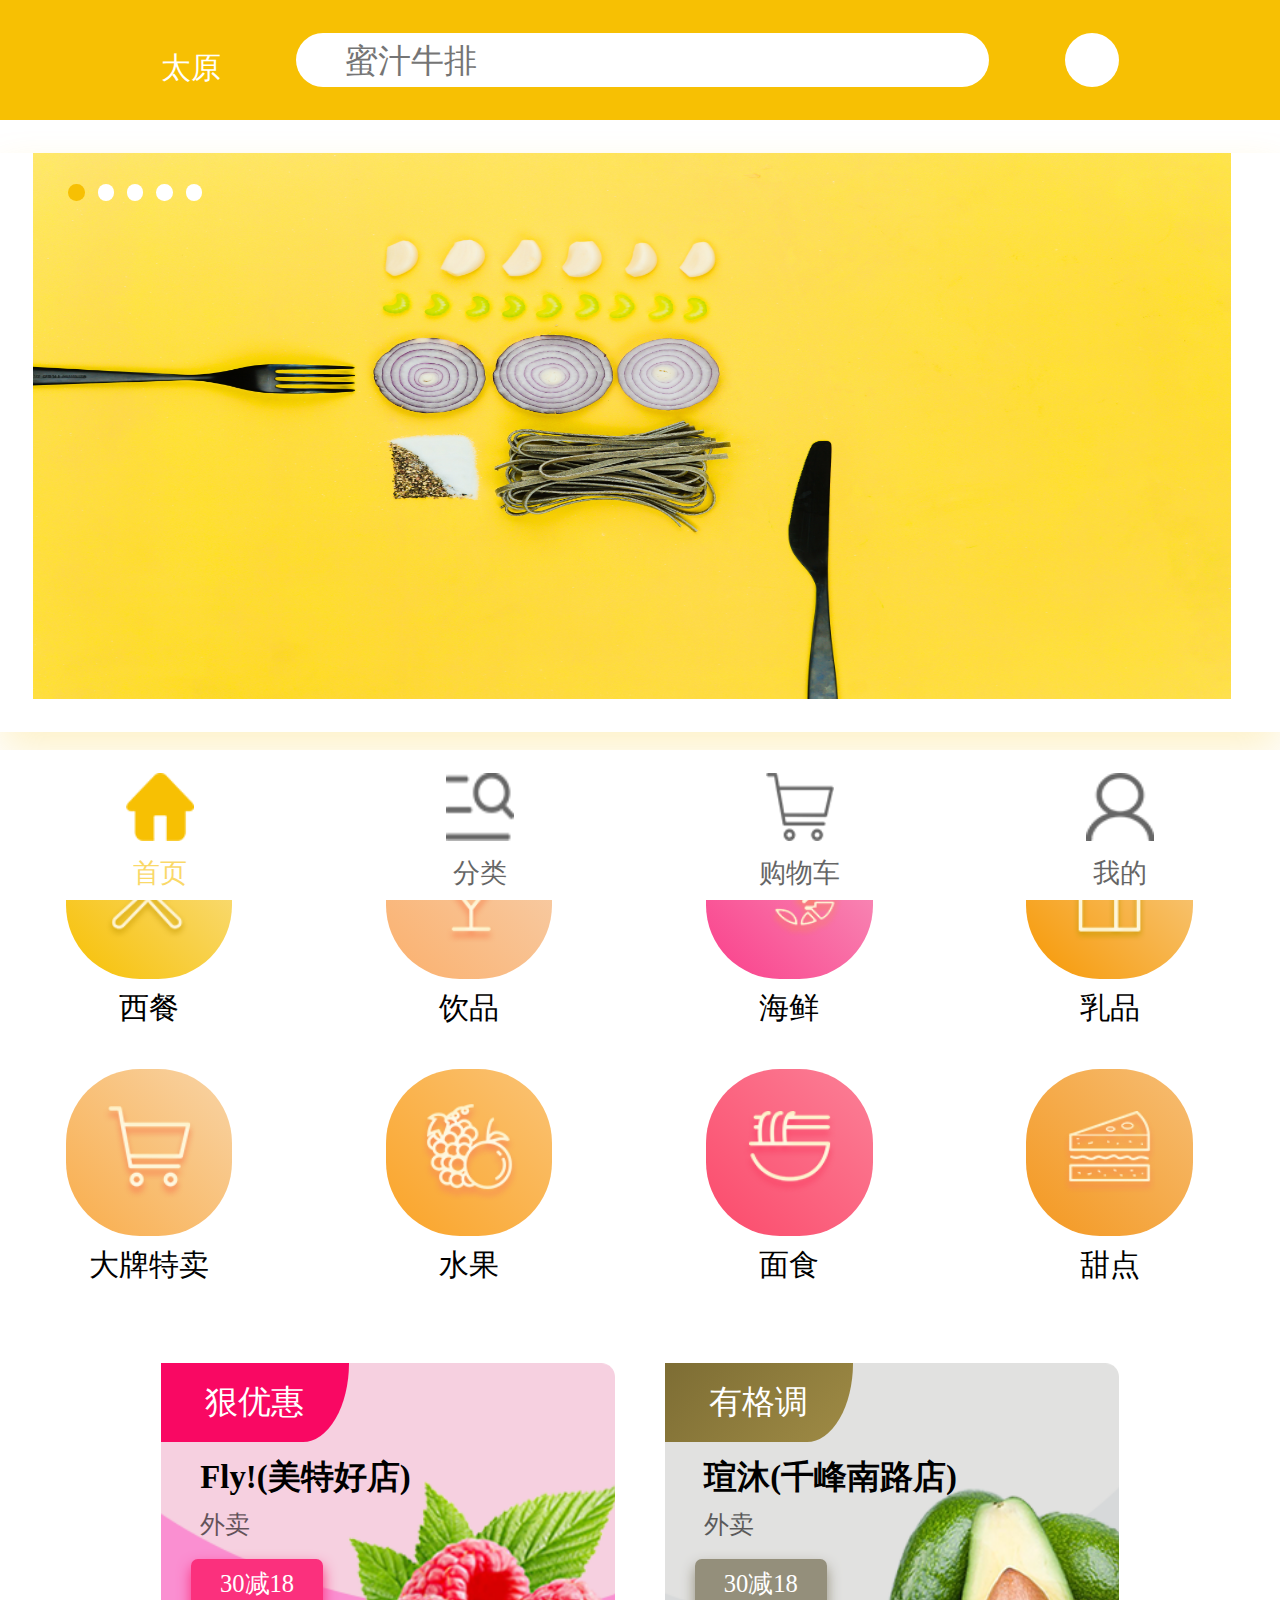
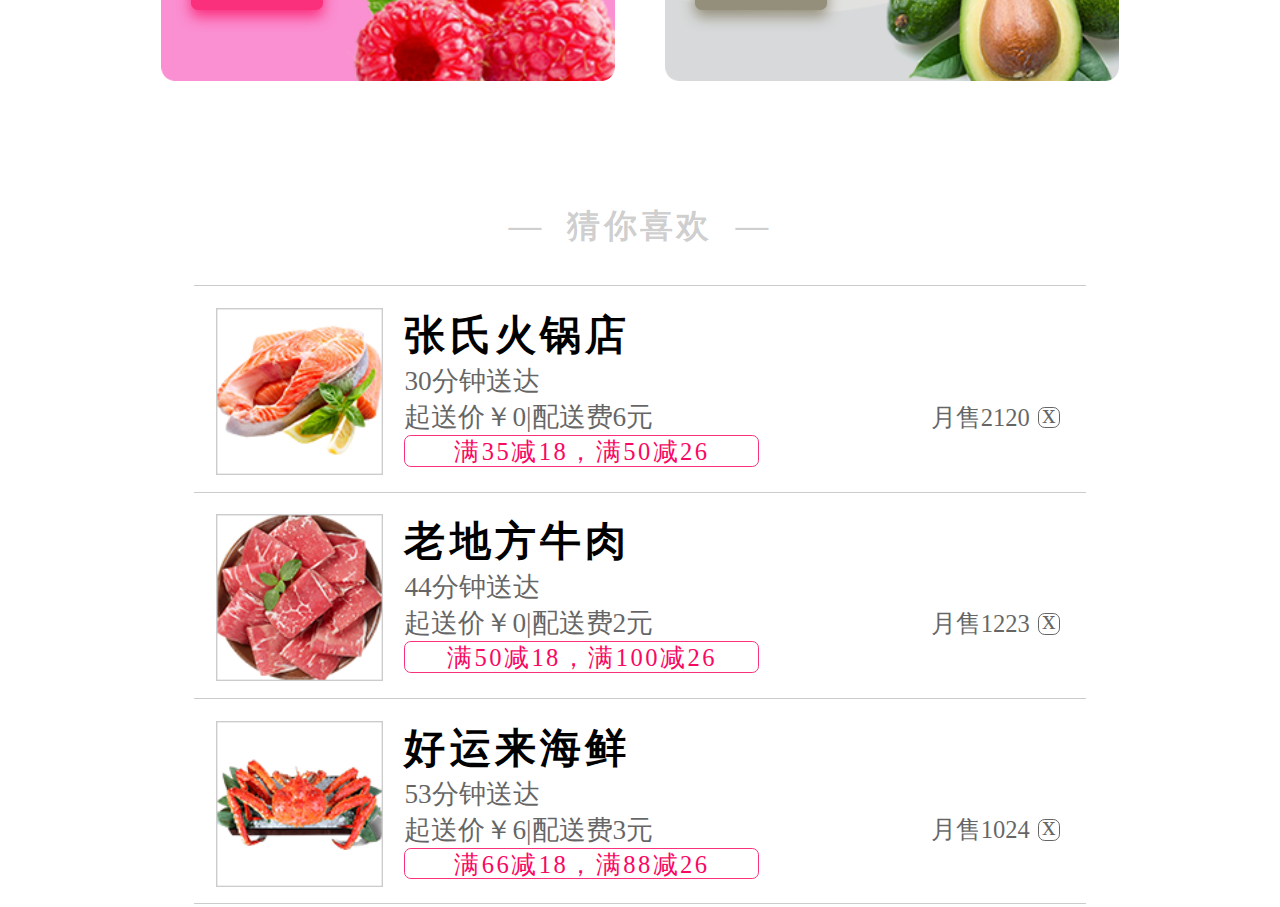
<file: index.html>
<!DOCTYPE html>
<html lang="en" xmlns="http://www.w3.org/1999/html">
<head>
    <meta charset="UTF-8">
    <meta name="viewport" content="width=device-width">
    <title>首页</title>
    <link rel="stylesheet" href="CSS/index.css">
    <link rel="stylesheet" href="CSS/basic.css">
    <link rel="stylesheet" href="http://at.alicdn.com/t/font_1030068_x5bh0s01bmp.css">
</head>
<body>
    <!--头部开始-->
    <header id="header">
        <div class="container">
            <div class="topBar">
                <div class="positionBox">
                    <i class="iconfont icon-dingwei"></i>
                    <span>太原</span>
                </div>
                <div class="searchBox">
                    <i class="iconfont icon-sousuo5"></i>
                    <input type="text" placeholder="蜜汁牛排">
                    <i class="iconfont icon-paizhao"></i>
                </div>
                <div class="scanBox">
                    <i class="iconfont icon-saoyisao"></i>
                </div>
            </div>
        </div>
    </header>
    <!--头部结束-->
    <!--轮播图开始-->
    <section id="banner">
        <ul class="bannerImg">
                <li class="imgBox active"><img src="images/black-pepper-bright-colors-940302.jpg" alt=""></li>
                <li class="imgBox"><img src="images/black-pepper-bright-colors-940302.jpg" alt=""></li>
                <li class="imgBox"><img src="images/black-pepper-bright-colors-940302.jpg" alt=""></li>
                <li class="imgBox"><img src="images/black-pepper-bright-colors-940302.jpg" alt=""></li>
                <li class="imgBox"><img src="images/black-pepper-bright-colors-940302.jpg" alt=""></li>
        </ul>
        <ul class="bannerDots">
            <li class="active"></li>
            <li></li>
            <li></li>
            <li></li>
            <li></li>
        </ul>
    </section>
    <!--轮播图结束-->
    <!--导航部分开始-->
    <nav id="navBox">
        <div class="listItem">
            <a href="#">
                <div class="item1">
                    <img src="images/canpinhui-xican.png" alt="" style="width:0.64rem;height:0.63rem;">
                </div>
                <p class="desc">西餐</p>
            </a>
            <a href="#">
                <div class="item2">
                    <img src="images/yinpin.png" alt="" style="width: 0.56rem;height: 0.7rem">
                </div>
                <p class="desc">饮品</p>
            </a>
            <a href="#">
                <div class="item3">
                    <img src="images/shengxian-xialei.png" alt="" style="width: 0.77rem;height: 0.61rem">
                </div>
                <p class="desc">海鲜</p>
            </a>
            <a href="#" class="margin-right-0">
                <div class="item4">
                    <img src="images/niunairupin.png" alt="" style="width: 0.54rem;height: 0.66rem">
                </div>
                <p class="desc">乳品</p>
            </a>
            <a href="#">
                <div class="item5">
                    <img src="images/gouwuche.png" alt="" style="width: 0.69rem;height: 0.68rem">
                </div>
                <p class="desc">大牌特卖</p>
            </a>
            <a href="#">
                <div class="item6">
                    <img src="images/shuiguo.png" alt="" style="width: 0.71rem;height: 0.71rem">
                </div>
                <p class="desc">水果</p>
            </a>
            <a href="#">
                <div class="item7">
                    <img src="images/zhongcan.png" alt="" style="width: 0.68rem;height: 0.6rem">
                </div>
                <p class="desc">面食</p>
            </a>
            <a href="#" class="margin-right-0" >
                <div class="item8">
                    <img src="images/shiwu-66.png" alt="" style="width: 0.68rem;height: 0.6rem;">
                </div>
                <p class="desc">甜点</p>
            </a>
        </div>
    </nav>
    <!--导航部分结束-->
    <!--推荐部分开始-->
    <section id="recommendBox">
        <div id="recommendContent">
            <a href="store1.html" class="contentLeft">
                <div class="headerContent ">
                    狠优惠
                </div>
                <h3 class="margin-left-029">Fly!(美特好店)</h3>
                <p class="price margin-left-029">外卖</p>
                <div class="btn">
                    30减18
                </div>
            </a>
            <a href="#" class="contentRight">
                <div class="headerContent bgColor">
                    有格调
                </div>
                <h3 class="margin-left-029">瑄沐(千峰南路店)</h3>
                <p class="price margin-left-029">外卖</p>
                <div class="btn btnColor">
                    30减18
                </div>
            </a>
        </div>
    </section>
    <!--推荐部分结束-->
    <!--猜你喜欢开始-->
    <main id="loveBox">
        <div id="mainLove">
            <h3>—&nbsp; 猜你喜欢 &nbsp;—</h3>
            <div class="loveContent">
                <a href="">
                    <img src="images/313e87e9d3078866c3d8a4bd377c6e7b9ef0cf74d7e08-XGA6I3_fw658.png" alt="" style="width:1.22rem;height:1.22rem;" class="imgLove">
                </a>
                <div class="loveTxt">
                    <h2>张氏火锅店</h2>
                    <p class="txt">30分钟送达</p>
                    <p class="txt">起送价￥0|配送费6元</p>
                    <div class="footerLove">
                        满35减18，满50减26
                    </div>
                </div>
                <p class="txt rightTxt" style="font-size:0.18rem;letter-spacing:0;"> 月售2120</p>
                    <div class="borderBad txt">x</div>
            </div>
            <div class="loveContent">
                <a href="">
                    <img src="images/9c24515b0ccab55c4bdd292615de3d000d7331f7b6dee-6k1pXC_fw658.png" alt="" style="width:1.22rem;height:1.22rem;" class="imgLove">
                </a>
                <div class="loveTxt">
                    <h2>老地方牛肉</h2>
                    <p class="txt">44分钟送达</p>
                    <p class="txt">起送价￥0|配送费2元</p>
                    <div class="footerLove">
                        满50减18，满100减26
                    </div>
                </div>
                <p class="txt rightTxt" style="font-size:0.18rem;letter-spacing:0;">月售1223</p>
                <div class="borderBad txt">x</div>
            </div>
            <div href="#" class="loveContent" style="border-bottom:1px solid rgba(0,0,0,0.2);">
                <a href="">
                    <img src="images/5fc0322215ffc1c5086cff4f9336e2e567ac440a2351b-5kTJwC_fw658.png" alt="" style="width:1.22rem;height:1.22rem;" class="imgLove">
                </a>
                <div class="loveTxt">
                    <h2>好运来海鲜</h2>
                    <p class="txt">53分钟送达</p>
                    <p class="txt">起送价￥6|配送费3元</p>
                    <div class="footerLove">
                        满66减18，满88减26
                    </div>
                </div>
                <p class="txt rightTxt" style="font-size:0.18rem;letter-spacing:0;"> 月售1024</p>
                <div class="borderBad txt">x</div>
            </div>
        </div>
    </main>
    <!--猜你喜欢结束-->
    <!--底部栏开始-->
    <footer id="footer">
        <ul>
            <li>
                <a href="#" class="active">
                    <img src="images/shouye.png" alt="" style="width: 0.5rem;height:0.5rem;">
                    <p class="txt">首页</p>
                </a>
            </li>
            <li>
                <a href="#">
                    <img src="images/fenlei.png" alt="" style="width: 0.5rem;height:0.5rem;">
                    <p class="txt">分类</p>
                </a>
            </li>
            <li>
                <a href="#">
                    <img src="images/gouwuche2.png" alt="" style="width: 0.5rem;height:0.5rem;">
                    <p class="txt">购物车</p>
                </a>
            </li>
            <li>
                <a href="me.html">
                    <img src="images/zhanghao.png" alt="" style="width: 0.5rem;height:0.5rem;">
                    <p class="txt">我的</p>
                </a>
            </li>
        </ul>
    </footer>
    <!--底部栏结束-->
</body>
</html>
</file>
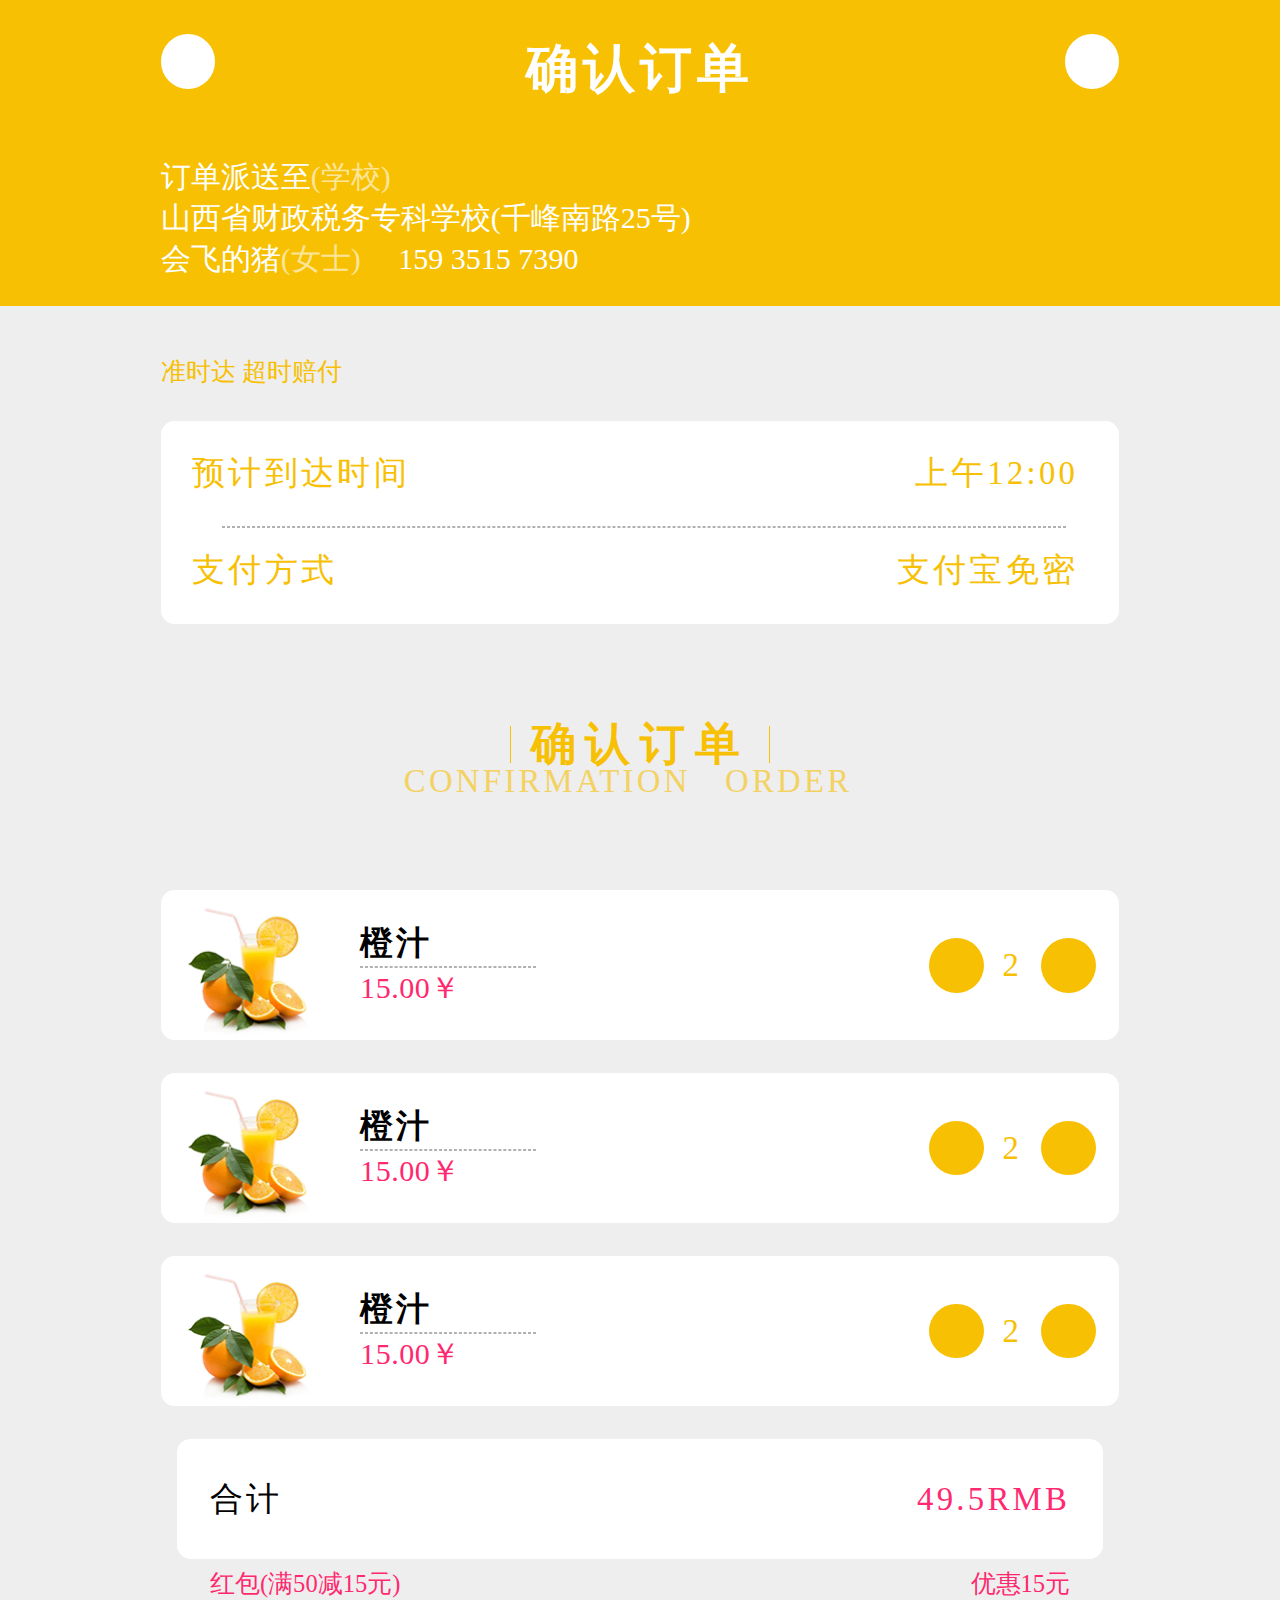
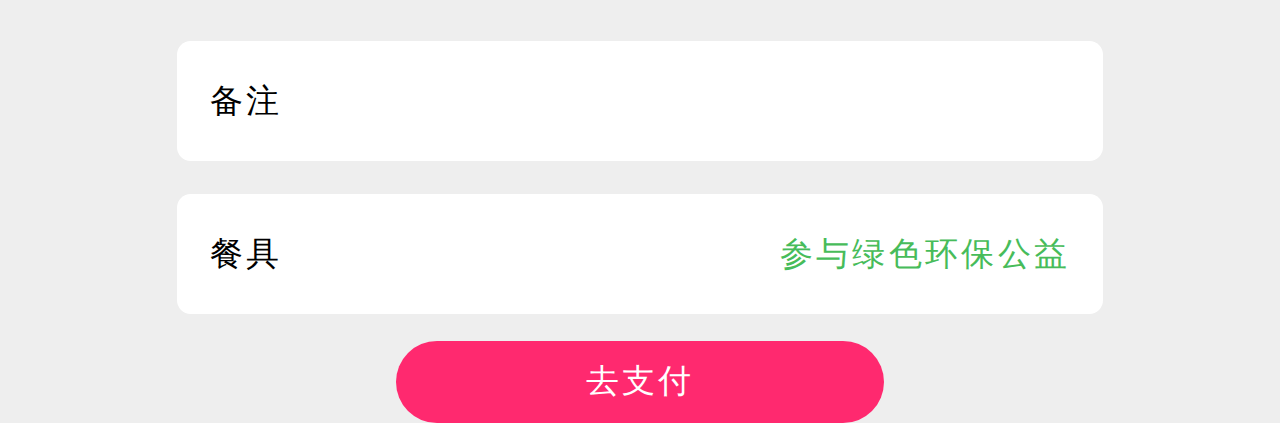
<file: checkOrder.html>
<!DOCTYPE html>
<html lang="en">
<head>
    <meta charset="UTF-8">
    <meta name="viewport" content="width=device-width">
    <title>确认订单</title>
    <link rel="stylesheet" href="CSS/checkOrder.css">
    <link rel="stylesheet" href="CSS/basic.css">
    <link rel="stylesheet" href="http://at.alicdn.com/t/font_1030068_n2zyd0cfrmc.css">
</head>
<body>
    <!--头部开始-->
    <header id="header">
        <div class="container topBar">
            <a href="store1.html" class="circle topLeft" >
                <i class="iconfont icon-xiangzuo"></i>
            </a>
            <h2>确认订单</h2>
            <a href="#" class="circle topRight">
                <i class="iconfont icon-fenxiang"></i>
            </a>
        </div>
        <div class="container topTxt">
            <p>订单派送至<span style="color:rgba(255,255,255,0.6);">(学校)</span></p>
            <p>山西省财政税务专科学校(千峰南路25号)</p>
            <p>会飞的猪<span style="color: rgba(255,255,255,0.6)">(女士)</span> &nbsp;&nbsp;&nbsp;
                <span>
            <i class="iconfont icon-shouji"></i>
                159 3515 7390
            </span>
            </p>
        </div>
    </header>
    <!--头部结束-->
    <!--内容盒子部分开始-->
    <div id="box">
        <!--支付方式开始-->
        <div id="boxSelect">
            <p class="marginBottom">
                <i class="iconfont "></i>
                准时达 超时赔付
            </p>
            <div class="container boxContent">
                <p class="desc contentLeft">
                    预计到达时间
                </p>
                <a href="#">
                    <p class="desc contentRight">
                        上午12:00
                        <i class="iconfont icon-xiangxia"></i>
                    </p>
                </a>
                <hr>
                <p class="desc contentLeft">
                    支付方式
                </p>
                <a href="#">
                    <p class="desc contentRight">
                        支付宝免密
                        <i class="iconfont icon-xiangxia"></i>
                    </p>
                </a>
            </div>
        </div>
        <!--支付方式结束-->
        <!--确认订单开始-->
        <div id="Title">
            <div class="txtTitle">
                <h3>确认订单</h3>
            </div>
            <p class="desc">CONFIRMATION &nbsp;&nbsp;ORDER</p>
        </div>
        <!--确认订单结束-->
        <!--信息确认开始-->
        <main class="container main">
            <figure class="mainBox">
                <img src="images/16pic_1351166_b.png" alt="" style="width: 0.94rem;height:1.06rem;">
                <figcaption>
                    <h3 class="desc" style="color:#000;">橙汁</h3>
                    <hr>
                    <p class="price">
                        15.00￥
                    </p>
                </figcaption>
                <div class="mainBoxRight">
                    <div class="minCircle">
                        <i class="iconfont icon-jianhao">

                        </i>
                    </div>
                    <span class="desc">2</span>
                    <div class="minCircle">
                        <i class="iconfont icon-jia">

                        </i>
                    </div>
                </div>
            </figure>
            <figure class="mainBox">
                <img src="images/16pic_1351166_b.png" alt="" style="width: 0.94rem;height:1.06rem;">
                <figcaption>
                    <h3 class="desc" style="color:#000;">橙汁</h3>
                    <hr>
                    <p class="price">
                        15.00￥
                    </p>
                </figcaption>
                <div class="mainBoxRight">
                    <div class="minCircle">
                        <i class="iconfont icon-jianhao">

                        </i>
                    </div>
                    <span class="desc">2</span>
                    <div class="minCircle">
                        <i class="iconfont icon-jia">

                        </i>
                    </div>
                </div>
            </figure>
            <figure class="mainBox">
                <img src="images/16pic_1351166_b.png" alt="" style="width: 0.94rem;height:1.06rem;">
                <figcaption>
                    <h3 class="desc" style="color:#000;">橙汁</h3>
                    <hr>
                    <p class="price">
                        15.00￥
                    </p>
                </figcaption>
                <div class="mainBoxRight">
                    <div class="minCircle">
                        <i class="iconfont icon-jianhao">

                        </i>
                    </div>
                    <span class="desc">2</span>
                    <div class="minCircle">
                        <i class="iconfont icon-jia">

                        </i>
                    </div>
                </div>
            </figure>
        </main>
        <!--信息确认结束-->
        <!--选择备注开始-->
        <section id="section">
            <div class="sectionBox">
                <div class="contentBox sectionBoxContent">
                    <p class="desc" style="color:#000;">合计</p>
                    <p class="desc" style="color:#ff296f;">49.5RMB</p>
                </div>
            </div>
            <div class="contentBox sectionBoxTxt">
                <p>红包(满50减15元)</p>
                <p>优惠15元</p>
            </div>
            <div class="sectionBox">
                <div class="contentBox sectionBoxContent">
                    <p class="desc" style="color:#000;">备注</p>
                    <p class="desc" style="color:#000;">
                        <i class="iconfont icon-xiangxia"></i>
                    </p>
                </div>
            </div>
            <div class="sectionBox">
                <div class="contentBox sectionBoxContent">
                    <p class="desc" style="color:#000;">餐具</p>
                    <p class="desc" style="color:#47bc5a;">参与绿色环保公益</p>
                </div>
            </div>
        </section>
        <!--选择备注结束-->
        <!--去支付按钮开始-->
        <footer id="footer">
            <a href="pay1.html" class="desc">
                去支付
            </a>
        </footer>
        <!--去支付按钮结束-->
    </div>
    <!--内容盒子部分结束-->
</body>
</html>
</file>
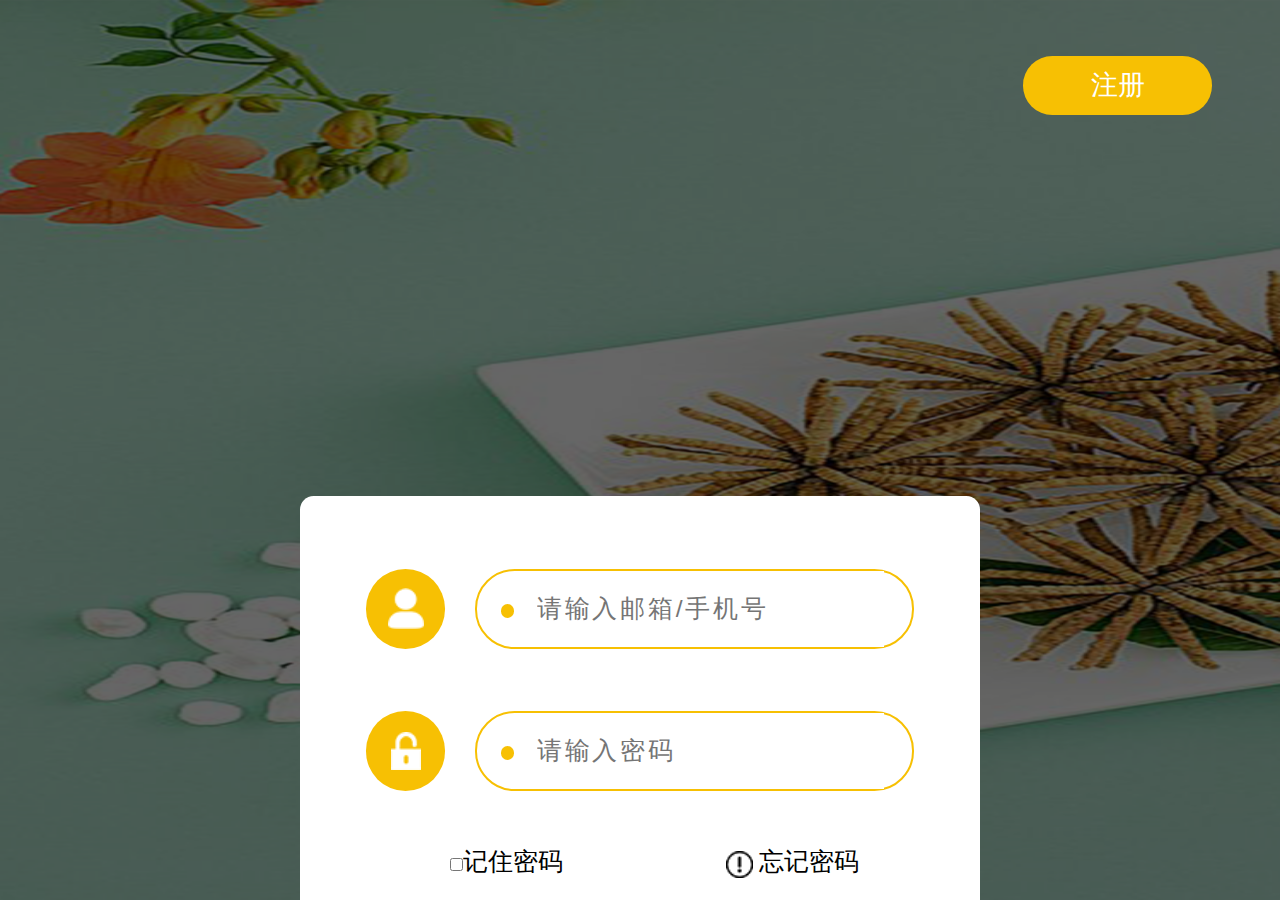
<file: login1.html>
<!DOCTYPE html>
<html lang="en">
<head>
    <meta name="viewport" content="width=device-width">
    <meta charset="UTF-8">
    <title>登录1</title>
    <link rel="stylesheet" href="CSS/login1.css">
    <link rel="stylesheet" href="CSS/basic.css">
</head>
<body>
<div id="bg">
    <div id="bg_color">
        <!--注册按钮开始-->
        <a href="revert1.html" class="btn_revert desc">
            注册
        </a>
        <!--注册按钮结束-->
        <!--登录部分开始-->
        <div class="login_bg1">

        </div>
        <div class="login_bg2">

        </div>
        <div class="login_content">
            <div class="login_content_box login_content_user">
                <div class="login_circle">
                    <img src="images/zhanghao2.png" alt="" style="width: 0.26rem;height: 0.3rem;">
                </div>
                <div class="login_content_user-psw">
                    <div class="min_circle">

                    </div>
                    <input type="text" name="user" placeholder="请输入邮箱/手机号">
                </div>
            </div>
            <div class="login_content_box login_content_psw">
                <div class="login_circle">
                    <img src="images/mima.png" alt="" style="width: 0.22rem;height: 0.28rem;">
                </div>
                <div class="login_content_user-psw">
                    <div class="min_circle">
                    </div>
                    <input type="password" name="password" placeholder="请输入密码">
                </div>
            </div>
            <div class="login_content_footer">
                <div class="login_content_footer-box price">
                    <form action="">
                        <input type="checkbox" name="password" style="vertical-align: middle">记住密码
                    </form>
                </div>
                <a href="#" class="login_content_footer-box price">
                    <img src="images/tanhao-copy.png" alt="" style="width: 0.2rem;height: 0.2rem;vertical-align: middle">
                    忘记密码
                </a>
            </div>
            <a href="index.html" class="btn_login desc">
                登录
            </a>
        </div>
        <!--登录部分结束-->
        <!--第三方链接开始-->
        <footer id="footer">
            <a href="#" class="circle"><img src="images/qq.png" alt="qq" style="width:0.52rem;height:0.56rem;"></a>
            <a href="#" class="circle"><img src="images/weixin.png" alt="微信" style="width:0.67rem;height:0.55rem;"></a>
            <a href="#" class="circle"><img src="images/zhifubao1.png" alt="支付宝" style="width:0.61rem;height:0.46rem;"></a>
        </footer>
        <!--第三方链接结束-->
    </div>
</div>
</body>
</html>
</file>
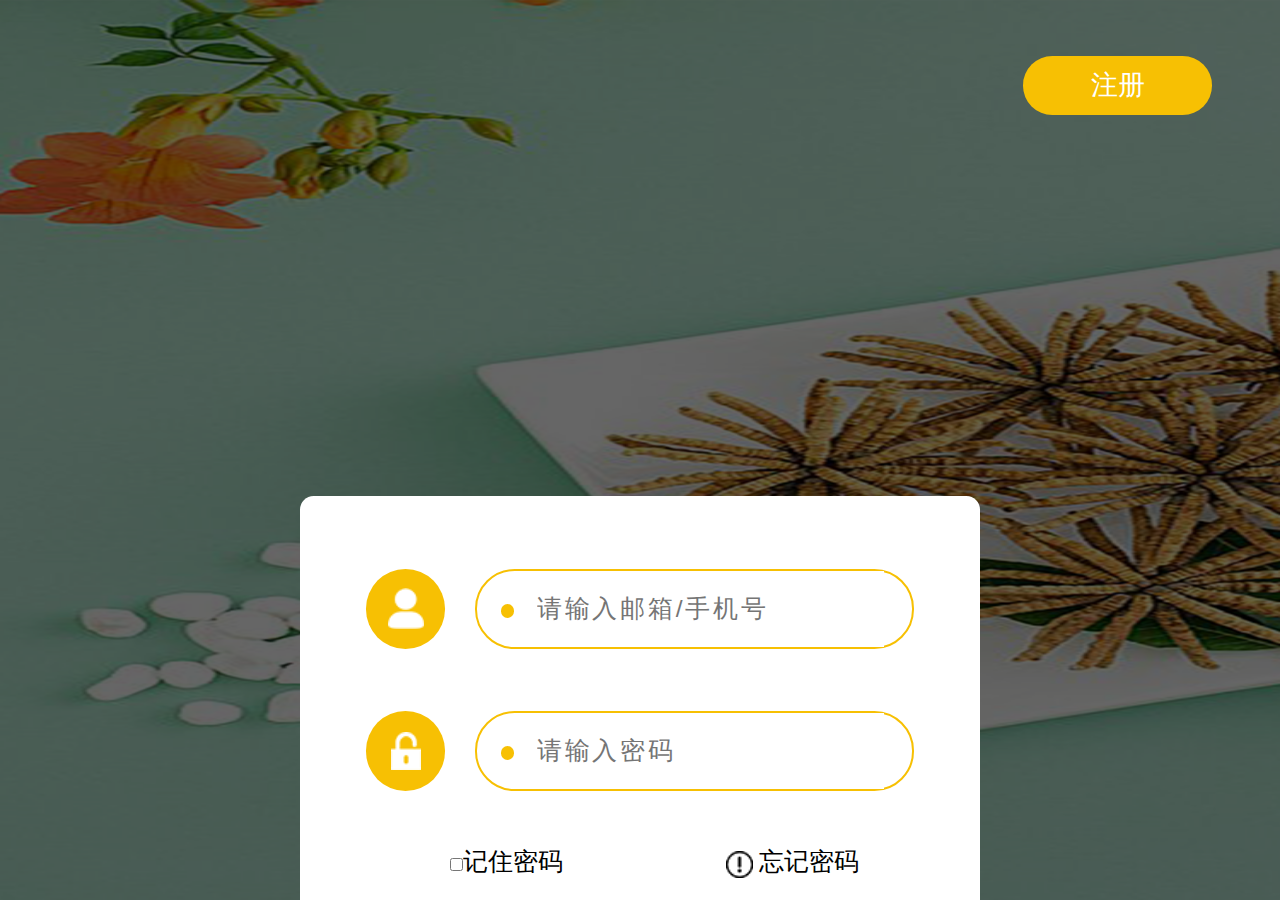
<file: login2.html>
<!doctype html>
<html lang="en">
<head>
    <meta charset="UTF-8">
    <meta name="viewport"
          content="width=device-width, user-scalable=no, initial-scale=1.0, maximum-scale=1.0, minimum-scale=1.0">
    <meta http-equiv="X-UA-Compatible" content="ie=edge">
    <title>登录2</title>
    <link rel="stylesheet" href="CSS/login1.css">
    <link rel="stylesheet" href="CSS/basic.css">
</head>
<body>
<div id="bg">
    <div id="bg_color">
        <!--注册按钮开始-->
        <a href="#" class="btn_revert desc">
            注册
        </a>
        <!--注册按钮结束-->
        <!--登录部分开始-->
        <div class="login_bg1">

        </div>
        <div class="login_bg2">

        </div>
        <div class="login_content">
            <div class="login_content_box login_content_user">
                <div class="login_circle">
                    <img src="images/zhanghao2.png" alt="" style="width: 0.26rem;height: 0.3rem;">
                </div>
                <div class="login_content_user-psw">
                    <div class="min_circle">

                    </div>
                    <input type="text" name="user" placeholder="请输入邮箱/手机号">
                </div>
            </div>
            <div class="login_content_box login_content_psw">
                <div class="login_circle">
                    <img src="images/mima.png" alt="" style="width: 0.22rem;height: 0.28rem;">
                </div>
                <div class="login_content_user-psw">
                    <div class="min_circle">
                    </div>
                    <input type="password" name="password" placeholder="请输入密码">
                </div>
            </div>
            <div class="login_content_footer">
                <div class="login_content_footer-box price">
                    <form action="">
                        <input type="checkbox" name="password" style="vertical-align: middle">记住密码
                    </form>
                </div>
                <a href="#" class="login_content_footer-box price">
                    <img src="images/tanhao-copy.png" alt="" style="width: 0.2rem;height: 0.2rem;vertical-align: middle">
                    忘记密码
                </a>
            </div>
            <a href="index.html" class="btn_login desc active">
                登录
            </a>
        </div>
        <!--登录部分结束-->
        <!--第三方链接开始-->
        <footer id="footer">
            <a href="#" class="circle"><img src="images/qq.png" alt="qq" style="width:0.52rem;height:0.56rem;"></a>
            <a href="#" class="circle"><img src="images/weixin.png" alt="微信" style="width:0.67rem;height:0.55rem;"></a>
            <a href="#" class="circle"><img src="images/zhifubao1.png" alt="支付宝" style="width:0.61rem;height:0.46rem;"></a>
        </footer>
        <!--第三方链接结束-->
    </div>
</div>
</body>
</html>
</file>
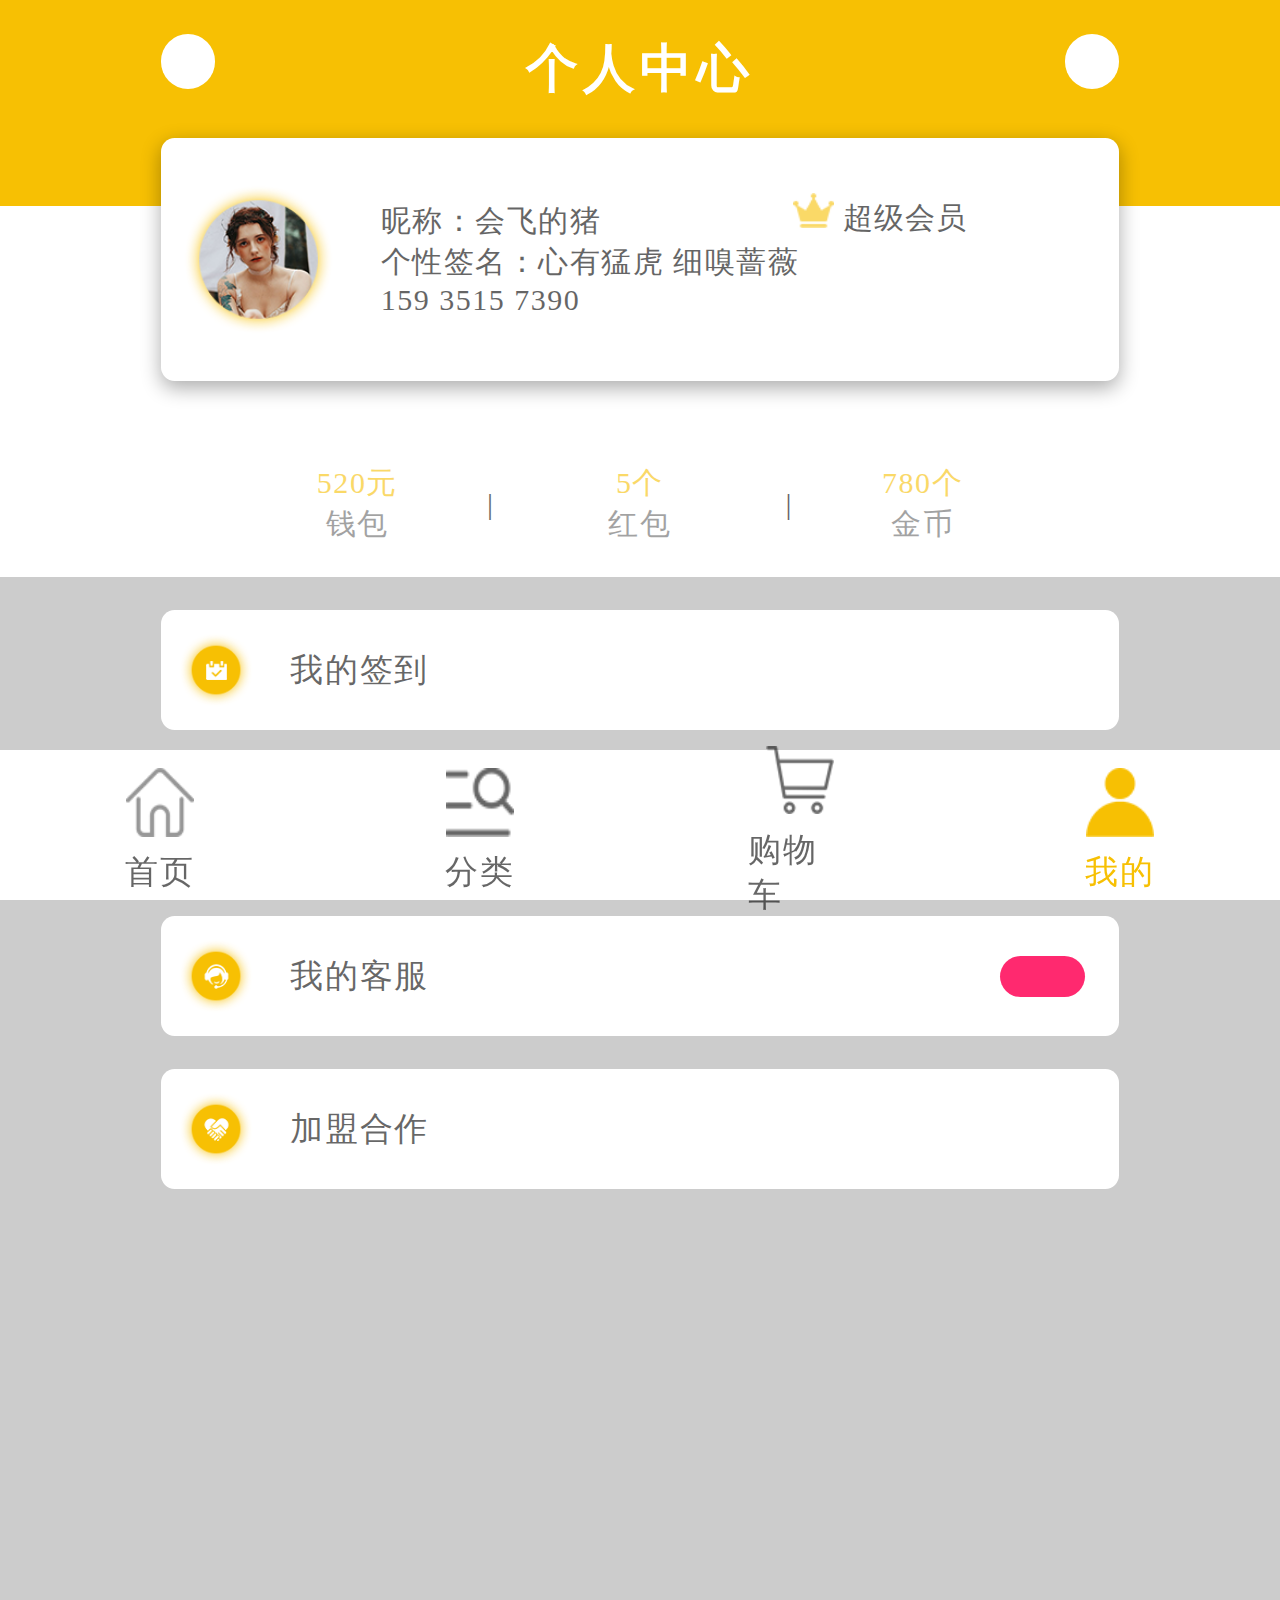
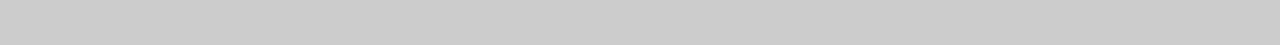
<file: me.html>
<!DOCTYPE html>
<html lang="en">
<head>
    <meta charset="UTF-8">
    <meta name="viewport" content="width=device-width">
    <title>个人中心</title>
    <link rel="stylesheet" href="CSS/me.css">
    <link rel="stylesheet" href="CSS/basic.css">
    <link rel="stylesheet" href="http://at.alicdn.com/t/font_1030068_x5bh0s01bmp.css">
</head>
<body>
<!--头部开始-->
    <header id="header">
        <div class="container topBar">
            <a href="#" class="circle topLeft" >
                <i class="iconfont icon-shezhi"></i>
            </a>
            <h2>个人中心</h2>
            <a href="#" class="circle topRight">
                <i class="iconfont icon-gengduo"></i>
            </a>
        </div>
    </header>
<!--头部结束-->
<!--个人信息开始-->
    <section id="myInfo">
        <a class="container infoBox">
            <p class="price positionRight">
                <img src="images/huiyuan4.png" alt="" style="width:0.3rem;height:0.26rem;">
                超级会员
            </p>
            <figure id="figure">
                <img src="images/688e58315375d7d884b58c6b1154e9dff4a0e7539a446-4RF7Vl_fw658.png" alt="" style="width: 1.09rem;height:1.09rem;">
                <figcaption>
                    <p class="desc">昵称：会飞的猪</p>
                    <p class="desc">个性签名：心有猛虎 细嗅蔷薇</p>
                    <p class="desc">
                        <i class="iconfont icon-shouji"></i>
                        159 3515 7390
                    </p>
                </figcaption>
            </figure>
        </a>
    </section>
<!--个人信息结束-->
<!--金钱部分开始-->
    <article id="article">
        <ul class="moneyBox">
            <li  class="desc">
                <a href="#" style="padding-right: 0.5rem;">
                    <p class="moneyColorHuang">520元</p>
                    <p class="desc">钱包</p>
                </a>
                <span class="solid">|</span>
            </li>
            <li  class="desc">
                <a href="#">
                    <p class="moneyColorHuang">5个</p>
                    <p class="desc">红包</p>
                </a>
            </li>
            <li  class="desc">
                <span class="solid">|</span>
                <a href="#" style="padding-left: 0.5rem;">
                    <p class="moneyColorHuang">780个</p>
                    <p class="desc">金币</p>
                </a>
            </li>
        </ul>
    </article>
<!--金钱部分结束-->
<!--主体内容部分开始-->
    <main id="main">
        <div class="container mainBox">
            <a href="#">
                <figure>
                    <img src="images/qiandao.png" alt="">
                    <figcaption>
                        <p class="txt">我的签到</p>
                    </figcaption>
                </figure>
            </a>
            <a href="#">
                <figure>
                    <img src="images/dizhi.png" alt="">
                    <figcaption>
                        <p class="txt">我的地址</p>
                    </figcaption>
                </figure>
                <div class="info price">
                    3
                </div>
            </a>
            <a href="#">
                <figure>
                    <img src="images/kefu.png" alt="">
                    <figcaption>
                        <p class="txt">我的客服</p>
                    </figcaption>
                </figure>
                <div class="info price">
                    <i class="iconfont icon-xiangyou"></i>
                </div>
            </a>
            <a href="#" style="margin-bottom: 0;">
                <figure>
                    <img src="images/jiameng.png" alt="">
                    <figcaption>
                        <p class="txt">加盟合作</p>
                    </figcaption>
                </figure>
            </a>
        </div>
    </main>
<!--主体内容部分结束-->
<!--底部开始-->
    <footer id="footer">
    <ul>
        <li>
            <a href="index.html">
                <img src="images/ziyuan.png" alt="" style="width: 0.5rem;height:0.5rem;">
                <p class="txt">首页</p>
            </a>
        </li>
        <li>
            <a href="#">
                <img src="images/fenlei.png" alt="" style="width: 0.5rem;height:0.5rem;">
                <p class="txt">分类</p>
            </a>
        </li>
        <li>
            <a href="#">
                <img src="images/gouwuche2.png" alt="" style="width: 0.5rem;height:0.5rem;">
                <p class="txt">购物车</p>
            </a>
        </li>
        <li>
            <a href="#"  class="active">
                <img src="images/personal.png" alt="" style="width: 0.5rem;height:0.5rem;">
                <p class="txt">我的</p>
            </a>
        </li>
    </ul>
</footer>
<!--底部结束-->
</body>
</html>
</file>
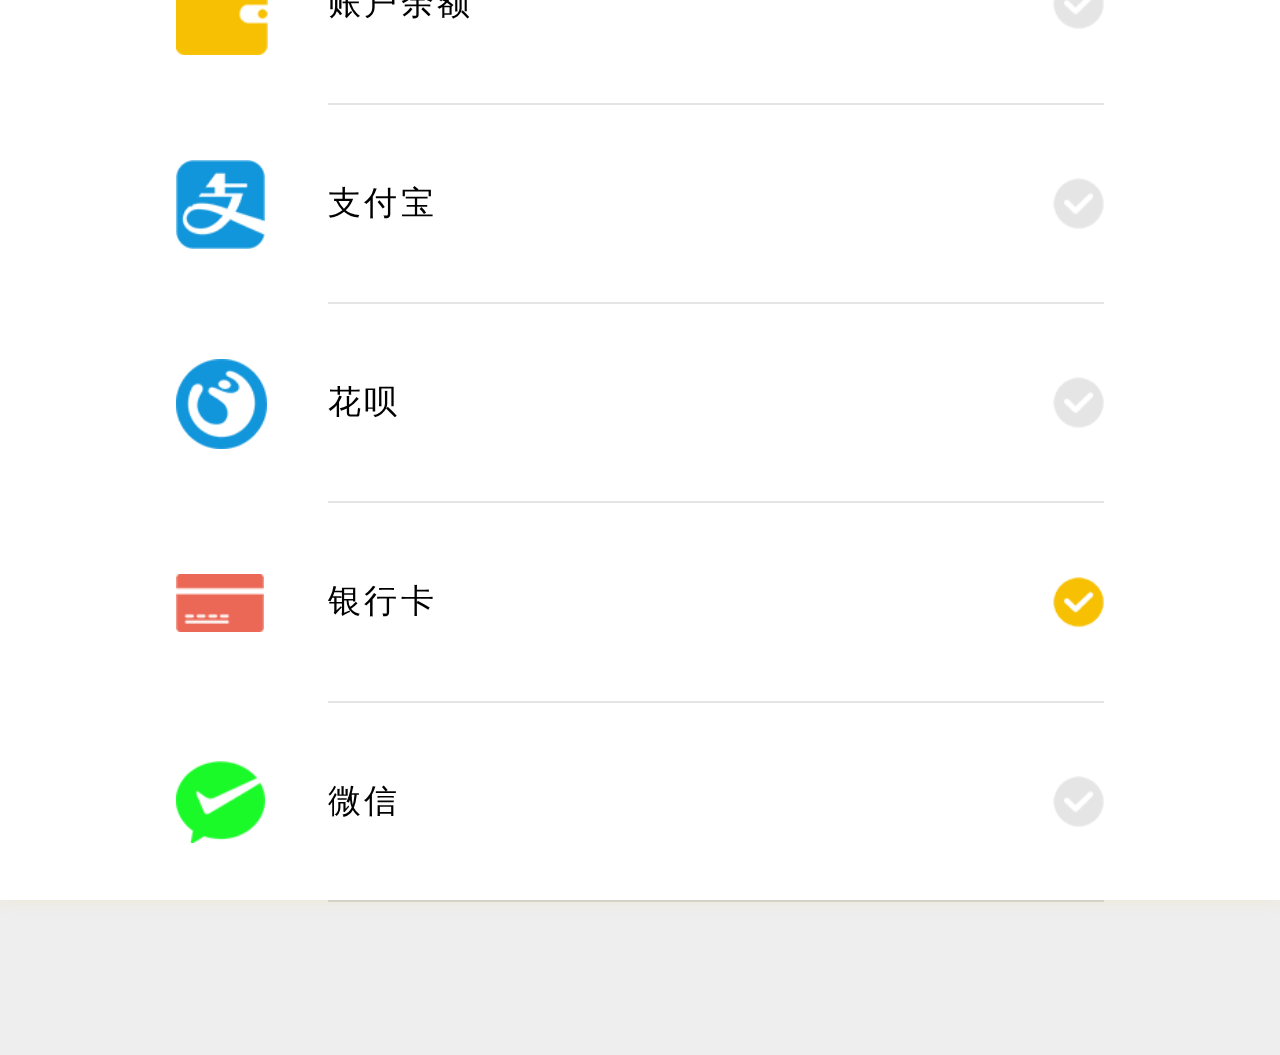
<file: pay1.html>
<!doctype html>
<html lang="en">
<head>
    <meta charset="UTF-8">
    <meta name="viewport"
          content="width=device-width, user-scalable=no, initial-scale=1.0, maximum-scale=1.0, minimum-scale=1.0">
    <meta http-equiv="X-UA-Compatible" content="ie=edge">
    <title>支付方式1</title>
    <link rel="stylesheet" href="CSS/pay1.css">
    <link rel="stylesheet" href="CSS/basic.css">
    <link rel="stylesheet" href="http://at.alicdn.com/t/font_1030068_di2ck5lnsd.css">
</head>
<body>
<!--头部开始-->
<header id="header">
    <div class="container topBar">
        <a href="checkOrder.html" class="circle topLeft" >
            <i class="iconfont icon-xiangzuo"></i>
        </a>
    </div>
    <div class="container topTxt">
        <p>订单派送至<span style="color:rgba(255,255,255,0.6);">(学校)</span></p>
        <p>山西省财政税务专科学校(千峰南路25号)</p>
        <p>会飞的猪<span style="color: rgba(255,255,255,0.6)">(女士)</span> &nbsp;&nbsp;&nbsp;
            <span>
            <i class="iconfont icon-shouji"></i>
                159 3515 7390
            </span>
        </p>
    </div>
        <i class="iconfont icon-xiangyou topRight"></i>
</header>
<!--头部结束-->
<div id="bgContent">
    <!--主体开始-->
    <main id="main">
        <p class="marginBottom price">
            <img src="images/tanhao-copy-yellow.png" alt="" style="width: 0.2rem;height:0.2rem;vertical-align: middle">
            准时达 超时赔付
        </p>
        <div class="container boxContent">
            <p class="desc contentLeft">
                预计到达时间
            </p>
            <a href="#">
                <p class="desc contentRight">
                    上午12:00
                    <i class="iconfont icon-xiangxia"></i>
                </p>
            </a>
            <hr>
            <p class="desc contentLeft">
                支付方式
            </p>
            <a href="#">
                <p class="desc contentRight">
                    支付宝免密
                    <i class="iconfont icon-xiangxia"></i>
                </p>
            </a>
        </div>
    </main>
    <!--主体结束-->
    <!--支付方式开始-->
    <footer id="footer">
        <a href="#" class="mistake">
            <i class="iconfont icon-Group-">

            </i>
        </a>
        <div id="footerTop">
            <p>选择支付方式</p>
        </div>
        <ul id="footerContent">
            <li>
                <img src="images/custom-payment.png" alt="" style="width: 0.67rem;height:0.73rem;">
                <div class="footerRight">
                    <p class="desc">账户余额</p>
                    <img src="images/zhengque1.png" alt="" class="whImg">
                </div>
            </li>
            <li>
                <img src="images/umidd17.png" alt="" style="width: 0.65rem;height:0.65rem;">
                <div class="footerRight">
                    <p class="desc">支付宝</p>
                    <img src="images/zhengque1.png" alt="" class="whImg">
                </div>
            </li>
            <li>
                <img src="images/mayihuabei.png" alt="" style="width: 0.66rem;height:0.66rem;">
                <div class="footerRight">
                    <p class="desc">花呗</p>
                    <img src="images/zhengque1.png" alt="" class="whImg">
                </div>
            </li>
            <li>
                <img src="images/swipe.png" alt="" style="width: 0.64rem;height:0.42rem;">
                <a href="pay3.html" class="footerRight">
                    <p class="desc">银行卡</p>
                    <img src="images/zhengque.png" alt="" class="whImg">
                </a>
            </li>
            <li>
                <img src="images/weixinzhifu.png" alt="" style="width: 0.65rem;height:0.6rem;">
                <div class="footerRight">
                    <p class="desc">微信</p>
                    <img src="images/zhengque1.png" alt="" class="whImg">
                </div>
            </li>
        </ul>
    </footer>
    <!--支付方式结束-->
</div>

</body>
</html>
</file>
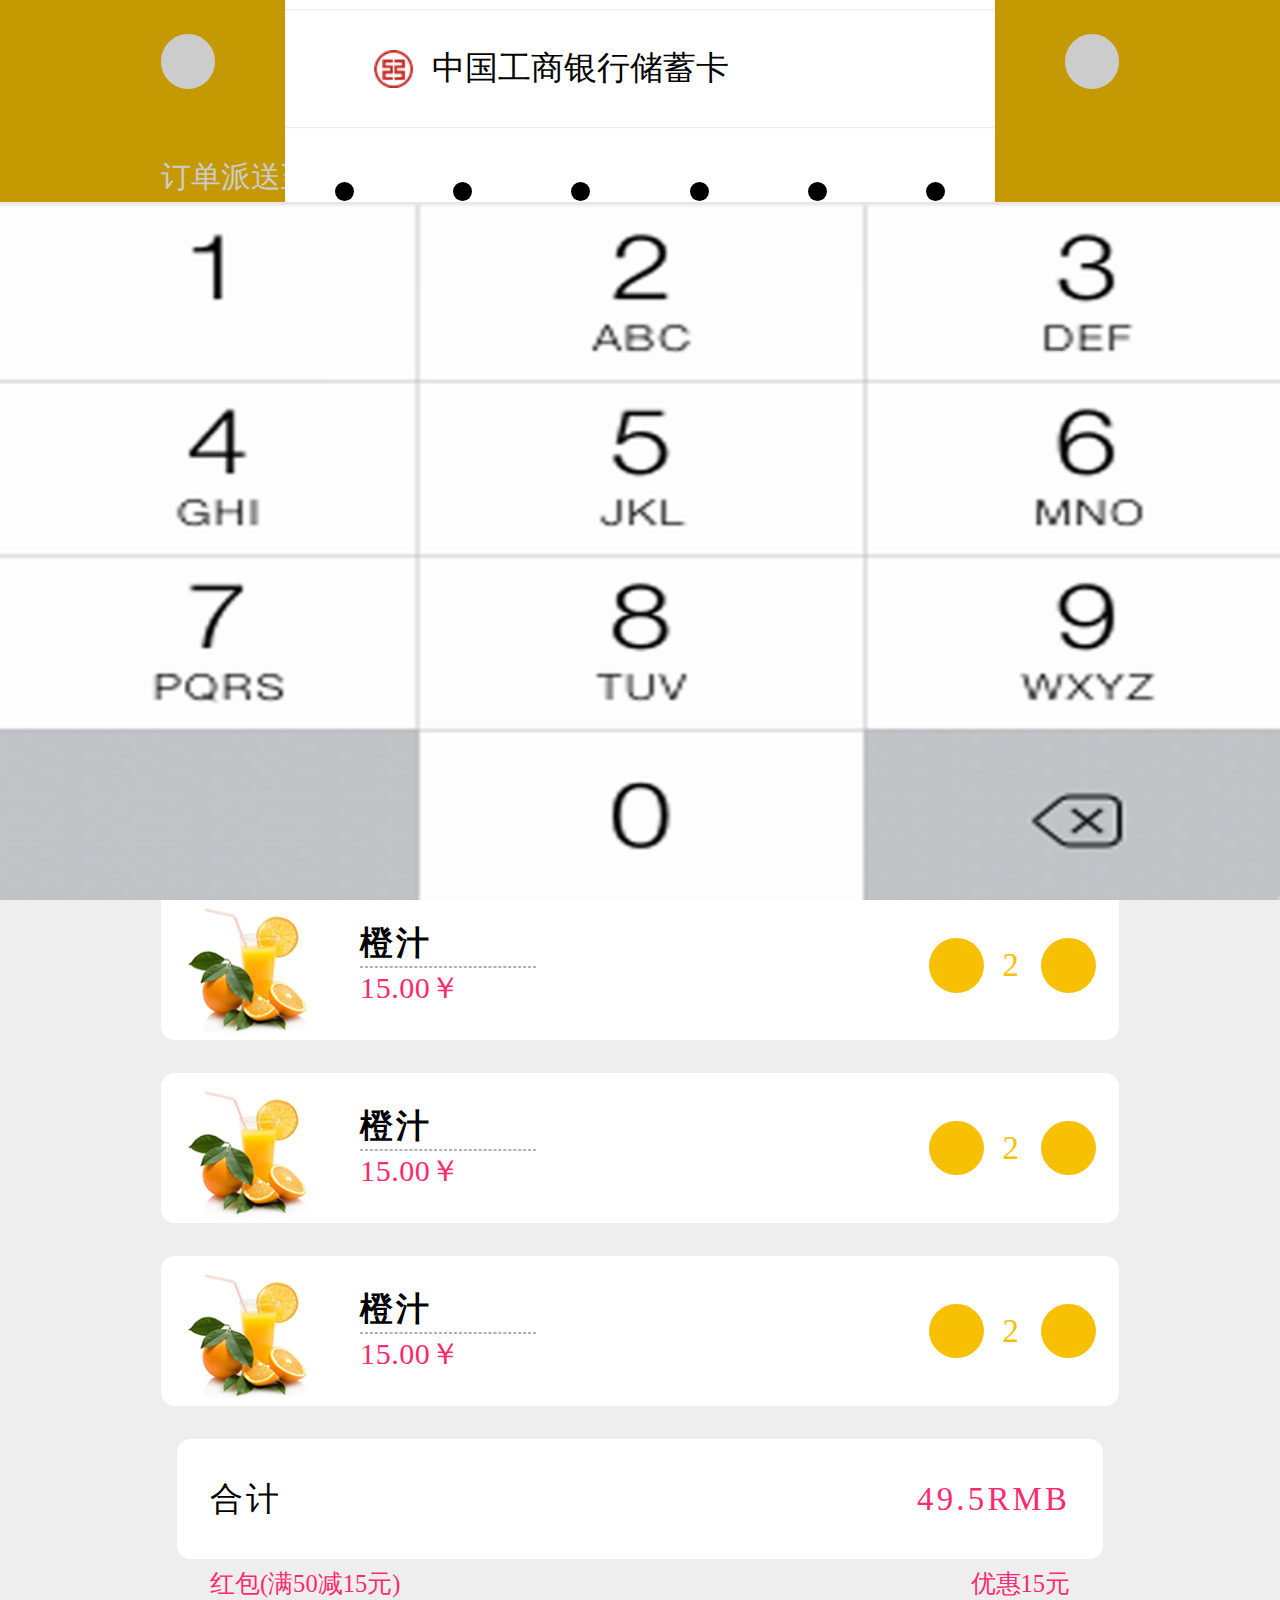
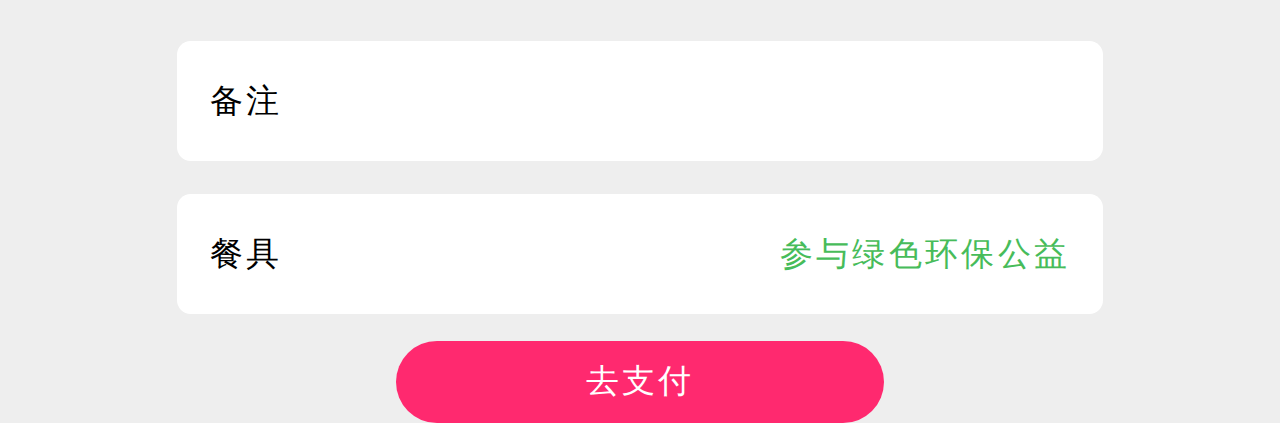
<file: pay2.html>
<!doctype html>
<html lang="en">
<head>
    <meta charset="UTF-8">
    <meta name="viewport"
          content="width=device-width, user-scalable=no, initial-scale=1.0, maximum-scale=1.0, minimum-scale=1.0">
    <meta http-equiv="X-UA-Compatible" content="ie=edge">
    <title>支付方式2</title>
    <link rel="stylesheet" href="CSS/pay2.css">
    <link rel="stylesheet" href="CSS/checkOrder.css">
    <link rel="stylesheet" href="CSS/basic.css">
    <link rel="stylesheet" href="http://at.alicdn.com/t/font_1030068_n2zyd0cfrmc.css">
</head>
<body>
    <!--头部开始-->
    <header id="header">
        <div class="container topBar">
            <a href="#" class="circle topLeft" >
                <i class="iconfont icon-xiangzuo"></i>
            </a>
            <h2>确认订单</h2>
            <a href="#" class="circle topRight">
                <i class="iconfont icon-fenxiang"></i>
            </a>
        </div>
        <div class="container topTxt">
            <p>订单派送至<span style="color:rgba(255,255,255,0.6);">(学校)</span></p>
            <p>山西省财政税务专科学校(千峰南路25号)</p>
            <p>会飞的猪<span style="color: rgba(255,255,255,0.6)">(女士)</span> &nbsp;&nbsp;&nbsp;
                <span>
            <i class="iconfont icon-shouji"></i>
                159 3515 7390
            </span>
            </p>
        </div>
    </header>
    <!--头部结束-->
    <!--内容盒子部分开始-->
    <div id="box">
        <!--支付方式开始-->
        <div id="boxSelect">
            <p class="marginBottom">
                <i class="iconfont "></i>
                准时达 超时赔付
            </p>
            <div class="container boxContent">
                <p class="desc contentLeft">
                    预计到达时间
                </p>
                <a href="#">
                    <p class="desc contentRight">
                        上午12:00
                        <i class="iconfont icon-xiangxia"></i>
                    </p>
                </a>
                <hr>
                <p class="desc contentLeft">
                    支付方式
                </p>
                <a href="#">
                    <p class="desc contentRight">
                        支付宝免密
                        <i class="iconfont icon-xiangxia"></i>
                    </p>
                </a>
            </div>
        </div>
        <!--支付方式结束-->
        <!--确认订单开始-->
        <div id="Title">
            <div class="txtTitle">
                <h3>确认订单</h3>
            </div>
            <p class="desc">CONFIRMATION &nbsp;&nbsp;ORDER</p>
        </div>
        <!--确认订单结束-->
        <!--信息确认开始-->
        <main class="container main">
            <figure class="mainBox">
                <img src="images/16pic_1351166_b.png" alt="" style="width: 0.94rem;height:1.06rem;">
                <figcaption>
                    <h3 class="desc" style="color:#000;">橙汁</h3>
                    <hr>
                    <p class="price">
                        15.00￥
                    </p>
                </figcaption>
                <div class="mainBoxRight">
                    <div class="minCircle">
                        <i class="iconfont icon-jianhao">

                        </i>
                    </div>
                    <span class="desc">2</span>
                    <div class="minCircle">
                        <i class="iconfont icon-jia">

                        </i>
                    </div>
                </div>
            </figure>
            <figure class="mainBox">
                <img src="images/16pic_1351166_b.png" alt="" style="width: 0.94rem;height:1.06rem;">
                <figcaption>
                    <h3 class="desc" style="color:#000;">橙汁</h3>
                    <hr>
                    <p class="price">
                        15.00￥
                    </p>
                </figcaption>
                <div class="mainBoxRight">
                    <div class="minCircle">
                        <i class="iconfont icon-jianhao">

                        </i>
                    </div>
                    <span class="desc">2</span>
                    <div class="minCircle">
                        <i class="iconfont icon-jia">

                        </i>
                    </div>
                </div>
            </figure>
            <figure class="mainBox">
                <img src="images/16pic_1351166_b.png" alt="" style="width: 0.94rem;height:1.06rem;">
                <figcaption>
                    <h3 class="desc" style="color:#000;">橙汁</h3>
                    <hr>
                    <p class="price">
                        15.00￥
                    </p>
                </figcaption>
                <div class="mainBoxRight">
                    <div class="minCircle">
                        <i class="iconfont icon-jianhao">

                        </i>
                    </div>
                    <span class="desc">2</span>
                    <div class="minCircle">
                        <i class="iconfont icon-jia">

                        </i>
                    </div>
                </div>
            </figure>
        </main>
        <!--信息确认结束-->
        <!--选择备注开始-->
        <section id="section">
            <div class="sectionBox">
                <div class="contentBox sectionBoxContent">
                    <p class="desc" style="color:#000;">合计</p>
                    <p class="desc" style="color:#ff296f;">49.5RMB</p>
                </div>
            </div>
            <div class="contentBox sectionBoxTxt">
                <p>红包(满50减15元)</p>
                <p>优惠15元</p>
            </div>
            <div class="sectionBox">
                <div class="contentBox sectionBoxContent">
                    <p class="desc" style="color:#000;">备注</p>
                    <p class="desc" style="color:#000;">
                        <i class="iconfont icon-xiangxia"></i>
                    </p>
                </div>
            </div>
            <div class="sectionBox">
                <div class="contentBox sectionBoxContent">
                    <p class="desc" style="color:#000;">餐具</p>
                    <p class="desc" style="color:#47bc5a;">参与绿色环保公益</p>
                </div>
            </div>
        </section>
        <!--选择备注结束-->
        <!--去支付按钮开始-->
        <footer id="footer">
            <a href="#" class="desc">
                去支付
            </a>
        </footer>
        <!--去支付按钮结束-->
    </div>
    <!--内容盒子部分结束-->
    <div id="bgColor">
        <!--支付密码开始-->
        <main id="mainPayBox">
            <div id="payBox">
                <div class="payBoxTop">
                    <a href="pay1.html">
                        <i class="iconfont icon-xiangzuo desc"></i>
                    </a>
                    <h2 class="title titleBox">请输入支付密码</h2>
                </div>
                <hr>
                <div class="payBoxMn">
                    <p class="txt">49.5RMB</p>
                </div>
                <hr>
                <a href="#" class="patBoxSelect">
                    <div class="selectCard">
                        <img src="images/gongshangyinhang.png" alt="" style="width: 0.29rem;height:0.28rem;">
                        <p class="desc" style="color:#000;letter-spacing: 0.014px;">中国工商银行储蓄卡</p>
                    </div>
                    <i class="iconfont icon-xiangyou"></i>
                </a>
                <hr>
                <div class="payBoxPsw">
                    <div class="pswContent">
                        <div class="minBlackCircle"></div>
                        <div class="circleRect"></div>
                    </div>
                    <div class="pswContent">
                        <div class="minBlackCircle"></div>
                        <div class="circleRect"></div>
                    </div>
                    <div class="pswContent">
                        <div class="minBlackCircle"></div>
                        <div class="circleRect"></div>
                    </div>
                    <div class="pswContent">
                        <div class="minBlackCircle"></div>
                        <div class="circleRect"></div>
                    </div>
                    <div class="pswContent">
                        <div class="minBlackCircle"></div>
                        <div class="circleRect"></div>
                    </div>
                    <div class="pswContent">
                        <div class="minBlackCircle"></div>
                        <div class="circleRect"></div>
                    </div>
                </div>
                <div class="payBoxFooter">
                    <a href="paySuccess.html">
                        <img src="images/tanhao-copy.png" alt="" style="width: 0.2rem;height: 0.2rem;">
                        <p style="margin-right: 0.24rem;">忘记密码</p>
                    </a>
                </div>
            </div>
        </main>
        <!--支付密码结束-->
        <!--底部支付方式开始-->
        <footer id="footerPay">
            <img src="images/jianpan.png" alt="">
        </footer>
        <!--底部支付方式结束-->
    </div>
</body>
</html>
</file>
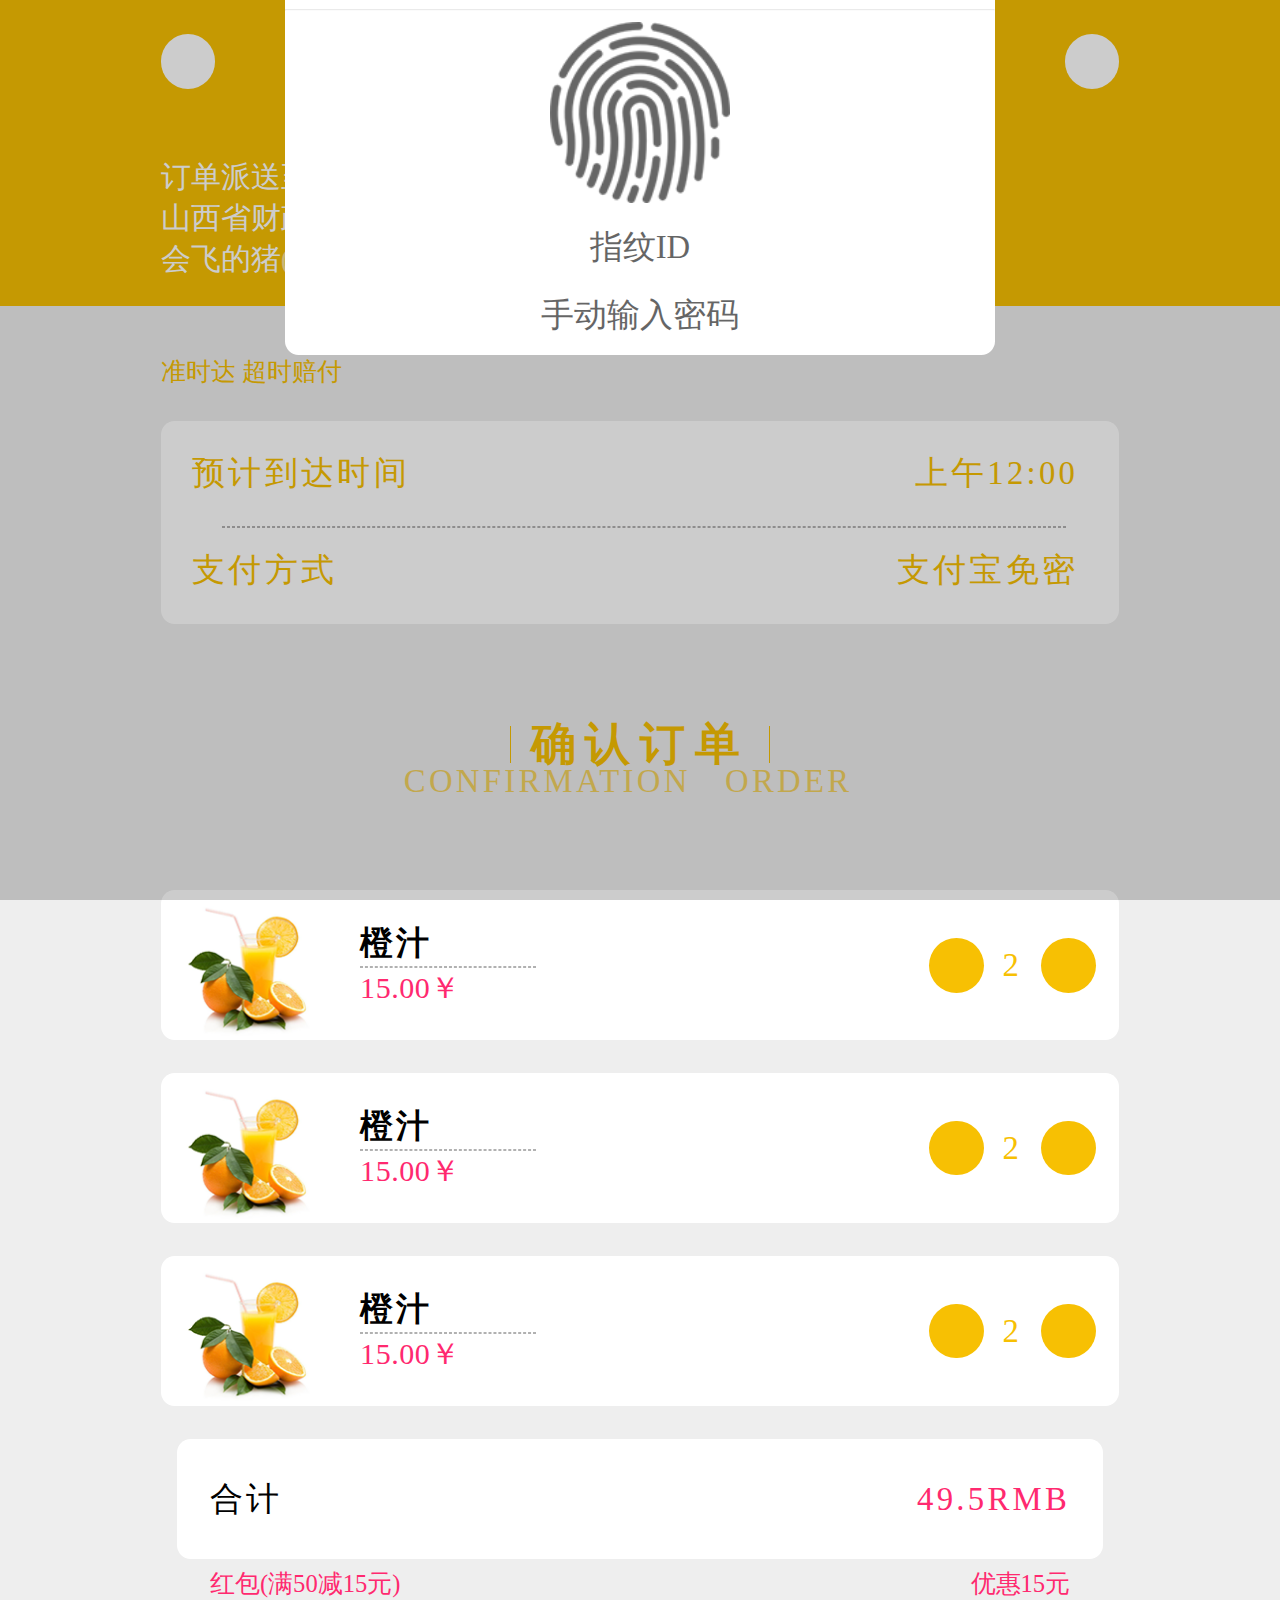
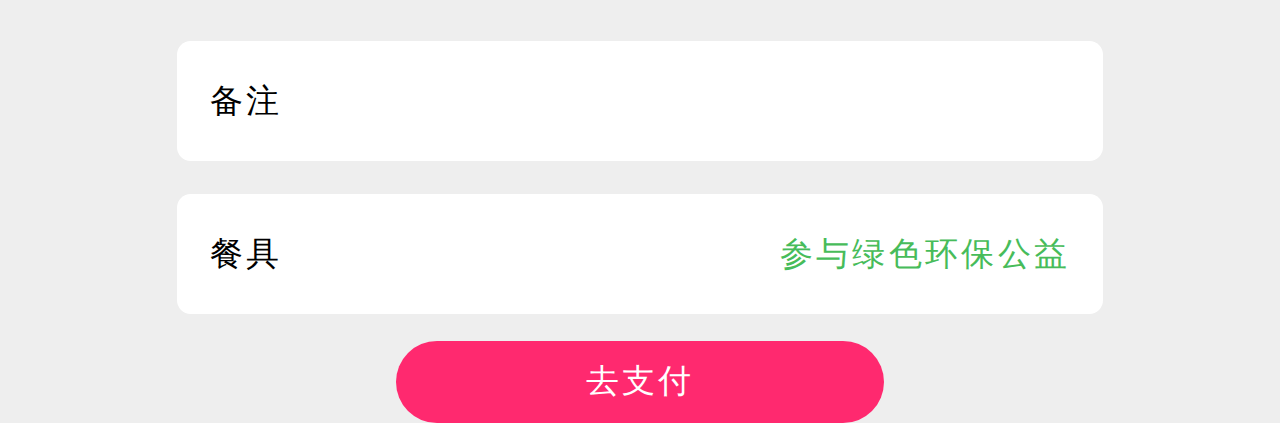
<file: pay3.html>
<!doctype html>
<html lang="en">
<head>
    <meta charset="UTF-8">
    <meta name="viewport"
          content="width=device-width, user-scalable=no, initial-scale=1.0, maximum-scale=1.0, minimum-scale=1.0">
    <meta http-equiv="X-UA-Compatible" content="ie=edge">
    <title>指纹支付</title>
    <link rel="stylesheet" href="CSS/pay2.css">
    <link rel="stylesheet" href="CSS/checkOrder.css">
    <link rel="stylesheet" href="CSS/basic.css">
    <link rel="stylesheet" href="http://at.alicdn.com/t/font_1030068_n2zyd0cfrmc.css">
    <style>
        .footerBox{
            height:2.48rem;
            display: flex;
            flex-direction:column;
            justify-content:space-around;
            align-items: center;
        }
        .footerBox p{
            font-size:0.24rem;
            color:#000;
            opacity:0.6;
        }
        a{
            color:#000;
        }
    </style>
</head>
<body>
<!--头部开始-->
<header id="header">
    <div class="container topBar">
        <a href="pay1.html" class="circle topLeft" >
            <i class="iconfont icon-xiangzuo"></i>
        </a>
        <h2>确认订单</h2>
        <a href="#" class="circle topRight">
            <i class="iconfont icon-fenxiang"></i>
        </a>
    </div>
    <div class="container topTxt">
        <p>订单派送至<span style="color:rgba(255,255,255,0.6);">(学校)</span></p>
        <p>山西省财政税务专科学校(千峰南路25号)</p>
        <p>会飞的猪<span style="color: rgba(255,255,255,0.6)">(女士)</span> &nbsp;&nbsp;&nbsp;
            <span>
            <i class="iconfont icon-shouji"></i>
                159 3515 7390
            </span>
        </p>
    </div>
</header>
<!--头部结束-->
<!--内容盒子部分开始-->
<div id="box">
    <!--支付方式开始-->
    <div id="boxSelect">
        <p class="marginBottom">
            <i class="iconfont "></i>
            准时达 超时赔付
        </p>
        <div class="container boxContent">
            <p class="desc contentLeft">
                预计到达时间
            </p>
            <a href="#">
                <p class="desc contentRight">
                    上午12:00
                    <i class="iconfont icon-xiangxia"></i>
                </p>
            </a>
            <hr>
            <p class="desc contentLeft">
                支付方式
            </p>
            <a href="#">
                <p class="desc contentRight">
                    支付宝免密
                    <i class="iconfont icon-xiangxia"></i>
                </p>
            </a>
        </div>
    </div>
    <!--支付方式结束-->
    <!--确认订单开始-->
    <div id="Title">
        <div class="txtTitle">
            <h3>确认订单</h3>
        </div>
        <p class="desc">CONFIRMATION &nbsp;&nbsp;ORDER</p>
    </div>
    <!--确认订单结束-->
    <!--信息确认开始-->
    <main class="container main">
        <figure class="mainBox">
            <img src="images/16pic_1351166_b.png" alt="" style="width: 0.94rem;height:1.06rem;">
            <figcaption>
                <h3 class="desc" style="color:#000;">橙汁</h3>
                <hr>
                <p class="price">
                    15.00￥
                </p>
            </figcaption>
            <div class="mainBoxRight">
                <div class="minCircle">
                    <i class="iconfont icon-jianhao">

                    </i>
                </div>
                <span class="desc">2</span>
                <div class="minCircle">
                    <i class="iconfont icon-jia">

                    </i>
                </div>
            </div>
        </figure>
        <figure class="mainBox">
            <img src="images/16pic_1351166_b.png" alt="" style="width: 0.94rem;height:1.06rem;">
            <figcaption>
                <h3 class="desc" style="color:#000;">橙汁</h3>
                <hr>
                <p class="price">
                    15.00￥
                </p>
            </figcaption>
            <div class="mainBoxRight">
                <div class="minCircle">
                    <i class="iconfont icon-jianhao">

                    </i>
                </div>
                <span class="desc">2</span>
                <div class="minCircle">
                    <i class="iconfont icon-jia">

                    </i>
                </div>
            </div>
        </figure>
        <figure class="mainBox">
            <img src="images/16pic_1351166_b.png" alt="" style="width: 0.94rem;height:1.06rem;">
            <figcaption>
                <h3 class="desc" style="color:#000;">橙汁</h3>
                <hr>
                <p class="price">
                    15.00￥
                </p>
            </figcaption>
            <div class="mainBoxRight">
                <div class="minCircle">
                    <i class="iconfont icon-jianhao">

                    </i>
                </div>
                <span class="desc">2</span>
                <div class="minCircle">
                    <i class="iconfont icon-jia">

                    </i>
                </div>
            </div>
        </figure>
    </main>
    <!--信息确认结束-->
    <!--选择备注开始-->
    <section id="section">
        <div class="sectionBox">
            <div class="contentBox sectionBoxContent">
                <p class="desc" style="color:#000;">合计</p>
                <p class="desc" style="color:#ff296f;">49.5RMB</p>
            </div>
        </div>
        <div class="contentBox sectionBoxTxt">
            <p>红包(满50减15元)</p>
            <p>优惠15元</p>
        </div>
        <div class="sectionBox">
            <div class="contentBox sectionBoxContent">
                <p class="desc" style="color:#000;">备注</p>
                <p class="desc" style="color:#000;">
                    <i class="iconfont icon-xiangxia"></i>
                </p>
            </div>
        </div>
        <div class="sectionBox">
            <div class="contentBox sectionBoxContent">
                <p class="desc" style="color:#000;">餐具</p>
                <p class="desc" style="color:#47bc5a;">参与绿色环保公益</p>
            </div>
        </div>
    </section>
    <!--选择备注结束-->
    <!--去支付按钮开始-->
    <footer id="footer">
        <a href="#" class="desc">
            去支付
        </a>
    </footer>
    <!--去支付按钮结束-->
</div>
<!--内容盒子部分结束-->
<div id="bgColor">
    <!--支付密码开始-->
    <main id="mainPayBox">
        <div id="payBox">
            <div class="payBoxTop">
                <a href="#">
                    <i class="iconfont icon-xiangzuo desc"></i>
                </a>
                <h2 class="title titleBox">指纹支付</h2>
            </div>
            <hr>
            <div class="payBoxMn">
                <p class="txt">49.5RMB</p>
            </div>
            <hr>
            <div class="footerBox">
                <img src="images/zhiwen.png" alt="" style="width: 1.32rem;height:1.32rem;" >
                <p>指纹ID</p>
                <p><a href="pay2.html">手动输入密码</a></p>
            </div>
        </div>
    </main>
    <!--支付密码结束-->
</div>
</body>
</html>
</file>
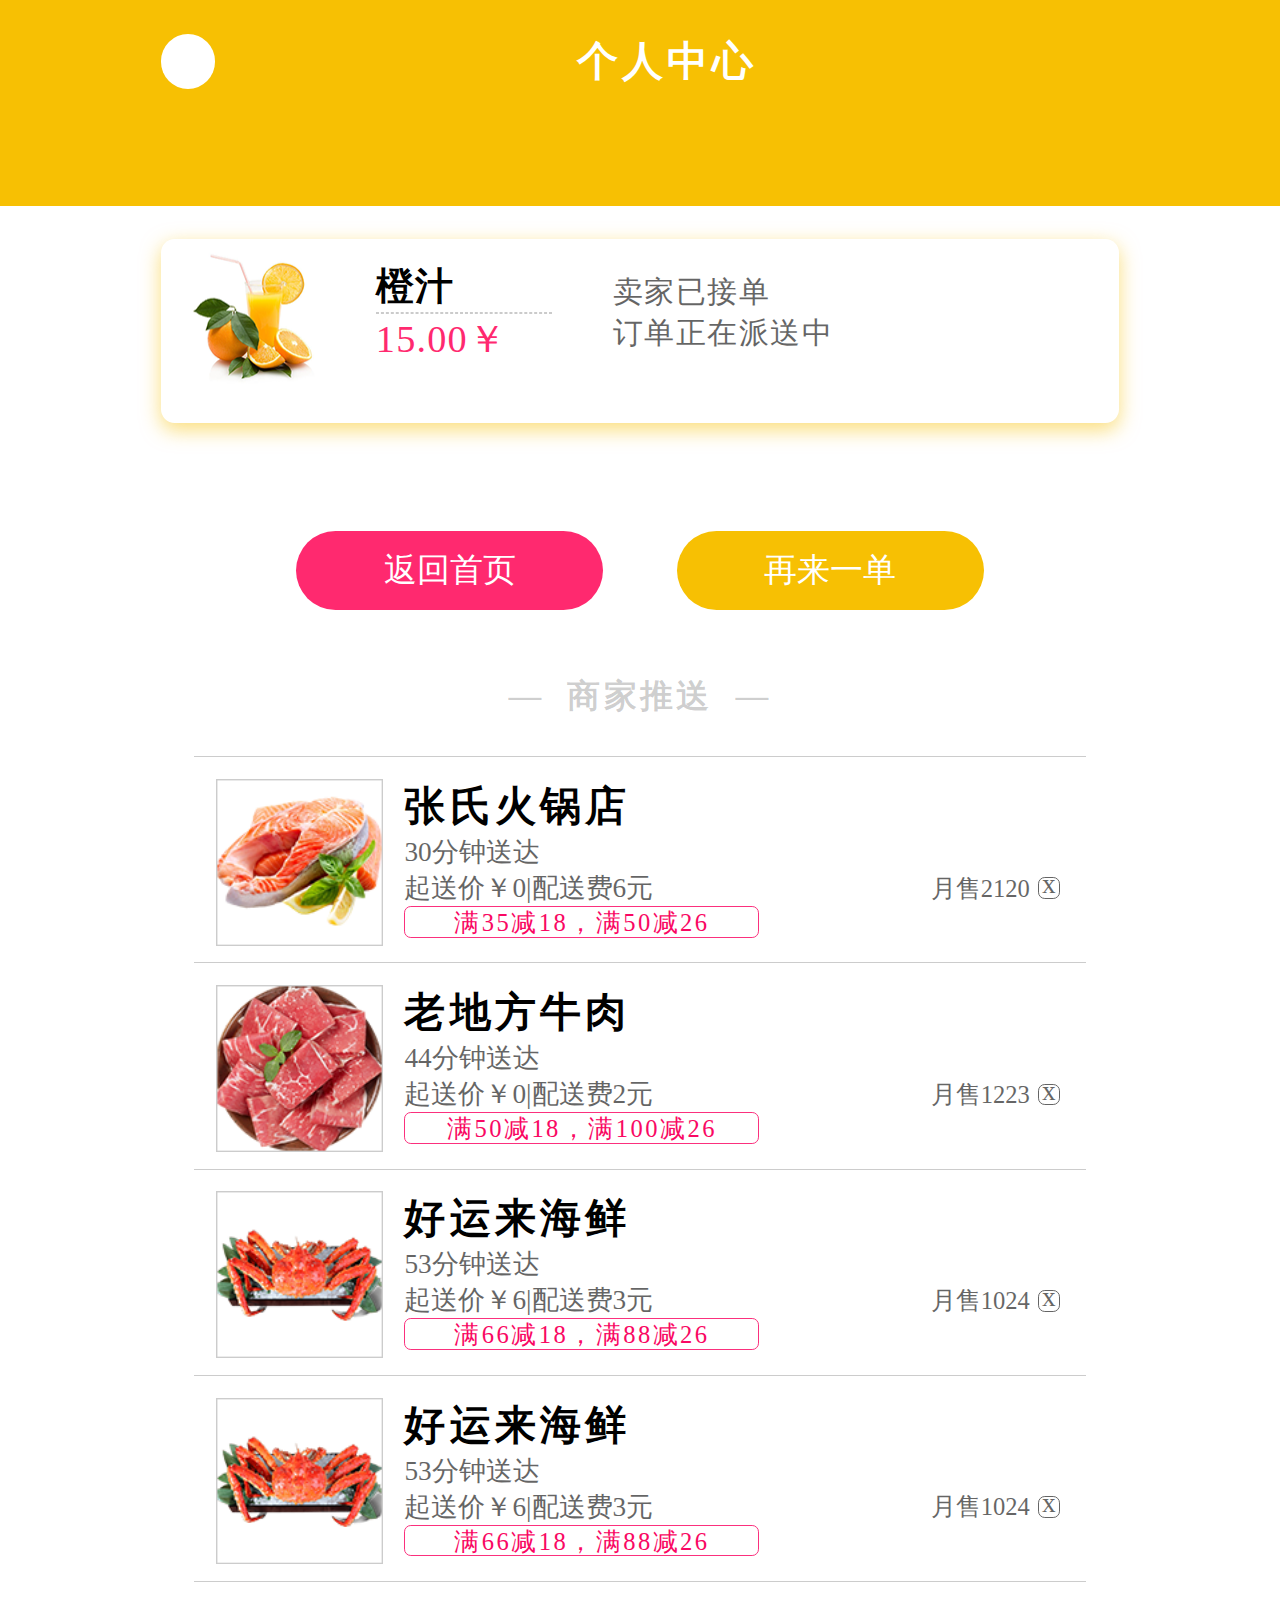
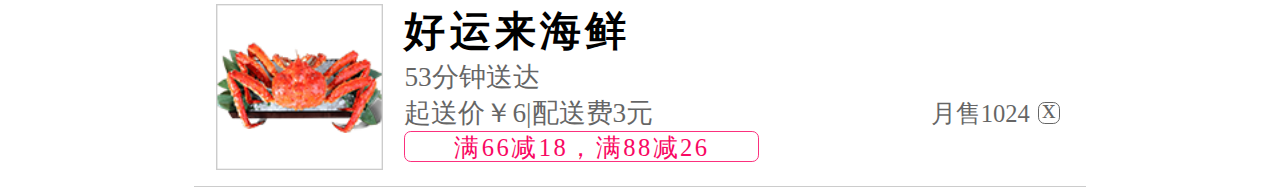
<file: paySuccess.html>
<!doctype html>
<html lang="en">
    <meta charset="UTF-8">
    <meta name="viewport"
          content="width=device-width, user-scalable=no, initial-scale=1.0, maximum-scale=1.0, minimum-scale=1.0">
    <meta http-equiv="X-UA-Compatible" content="ie=edge">
    <title>支付成功</title>
    <link rel="stylesheet" href="CSS/paySuccess.css">
    <link rel="stylesheet" href="CSS/basic.css">
    <link rel="stylesheet" href="http://at.alicdn.com/t/font_1030068_n2zyd0cfrmc.css">
</head>
<body>
<!--头部开始-->
<header id="header">
    <div class="container topBar">
        <a href="#" class="circle topLeft" >
            <i class="iconfont icon-xiangzuo"></i>
        </a>
        <h2 style="color:#fff;">个人中心</h2>
        <a href="#" class="topRight">
        </a>
    </div>
</header>
<!--头部结束-->
<!--订单派送部分开始-->
<section id="section">
    <div class="container sectionBox">
        <figure class="displayFlex">
            <img src="images/16pic_1351166_b.png" alt="">
            <figcaption class="flexBox1">
                <h3 class="price">橙汁</h3>
                <hr>
                <p class="price" style="color: #ff296f">15.00￥</p>
            </figcaption>
            <figcaption class="flexBox2">
                <p class="desc">卖家已接单</p>
                <p class="desc">订单正在派送中</p>
            </figcaption>
        </figure>
    </div>
</section>
<!--订单派送部分结束-->
<!--返回首页部分开始-->
<nav id="navBox">
    <div class="contentBox navBoxHeight">
        <a href="index.html" class="circleRect backIndex">
            返回首页
        </a>
        <a href="#" class="circleRect continuePay">
            再来一单
        </a>
    </div>
</nav>
<!--返回首页部分结束-->
<!--商家推送开始-->
<main id="loveBox">
    <div id="mainLove">
        <h3>—&nbsp; 商家推送 &nbsp;—</h3>
        <div class="loveContent">
            <a href="">
                <img src="images/313e87e9d3078866c3d8a4bd377c6e7b9ef0cf74d7e08-XGA6I3_fw658.png" alt="" style="width:1.22rem;height:1.22rem;" class="imgLove">
            </a>
            <div class="loveTxt">
                <h2>张氏火锅店</h2>
                <p class="txt">30分钟送达</p>
                <p class="txt">起送价￥0|配送费6元</p>
                <div class="footerLove">
                    满35减18，满50减26
                </div>
            </div>
            <p class="txt rightTxt" style="font-size:0.18rem;letter-spacing:0;"> 月售2120</p>
            <div class="borderBad txt">x</div>
        </div>
        <div class="loveContent">
            <a href="">
                <img src="images/9c24515b0ccab55c4bdd292615de3d000d7331f7b6dee-6k1pXC_fw658.png" alt="" style="width:1.22rem;height:1.22rem;" class="imgLove">
            </a>
            <div class="loveTxt">
                <h2>老地方牛肉</h2>
                <p class="txt">44分钟送达</p>
                <p class="txt">起送价￥0|配送费2元</p>
                <div class="footerLove">
                    满50减18，满100减26
                </div>
            </div>
            <p class="txt rightTxt" style="font-size:0.18rem;letter-spacing:0;">月售1223</p>
            <div class="borderBad txt">x</div>
        </div>
        <div href="#" class="loveContent">
            <a href="">
                <img src="images/5fc0322215ffc1c5086cff4f9336e2e567ac440a2351b-5kTJwC_fw658.png" alt="" style="width:1.22rem;height:1.22rem;" class="imgLove">
            </a>
            <div class="loveTxt">
                <h2>好运来海鲜</h2>
                <p class="txt">53分钟送达</p>
                <p class="txt">起送价￥6|配送费3元</p>
                <div class="footerLove">
                    满66减18，满88减26
                </div>
            </div>
            <p class="txt rightTxt" style="font-size:0.18rem;letter-spacing:0;"> 月售1024</p>
            <div class="borderBad txt">x</div>
        </div>
        <div href="#" class="loveContent">
            <a href="">
                <img src="images/5fc0322215ffc1c5086cff4f9336e2e567ac440a2351b-5kTJwC_fw658.png" alt="" style="width:1.22rem;height:1.22rem;" class="imgLove">
            </a>
            <div class="loveTxt">
                <h2>好运来海鲜</h2>
                <p class="txt">53分钟送达</p>
                <p class="txt">起送价￥6|配送费3元</p>
                <div class="footerLove">
                    满66减18，满88减26
                </div>
            </div>
            <p class="txt rightTxt" style="font-size:0.18rem;letter-spacing:0;"> 月售1024</p>
            <div class="borderBad txt">x</div>
        </div>
        <div href="#" class="loveContent" style="border-bottom:1px solid rgba(0,0,0,0.2);">
            <a href="">
                <img src="images/5fc0322215ffc1c5086cff4f9336e2e567ac440a2351b-5kTJwC_fw658.png" alt="" style="width:1.22rem;height:1.22rem;" class="imgLove">
            </a>
            <div class="loveTxt">
                <h2>好运来海鲜</h2>
                <p class="txt">53分钟送达</p>
                <p class="txt">起送价￥6|配送费3元</p>
                <div class="footerLove">
                    满66减18，满88减26
                </div>
            </div>
            <p class="txt rightTxt" style="font-size:0.18rem;letter-spacing:0;"> 月售1024</p>
            <div class="borderBad txt">x</div>
        </div>
    </div>
</main>
<!--商家推送结束-->
</body>
</html>
</file>
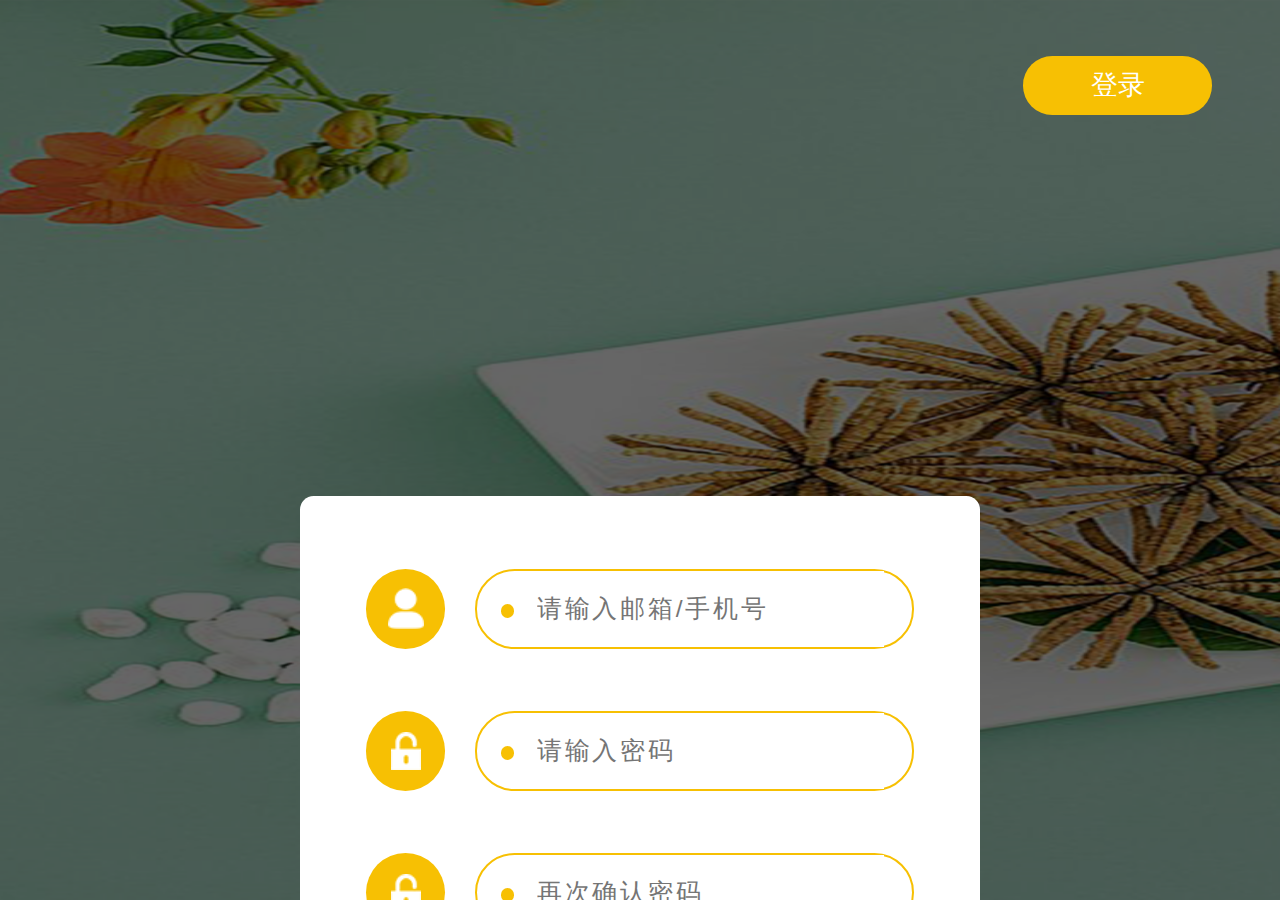
<file: revert1.html>
<!doctype html>
<html lang="en">
<head>
    <meta charset="UTF-8">
    <meta name="viewport"
          content="width=device-width, user-scalable=no, initial-scale=1.0, maximum-scale=1.0, minimum-scale=1.0">
    <meta http-equiv="X-UA-Compatible" content="ie=edge">
    <title>注册1</title>
    <link rel="stylesheet" href="CSS/login1.css">
    <link rel="stylesheet" href="CSS/basic.css">
</head>
<body>
<div id="bg">
    <div id="bg_color">
        <!--注册按钮开始-->
        <a href="login1.html" class="btn_revert desc">
            登录
        </a>
        <!--注册按钮结束-->
        <!--登录部分开始-->
        <div class="login_bg1" style="height:4.62rem;">

        </div>
        <div class="login_bg2" style="height:4.38rem;">

        </div>
        <div class="login_content" style="height:4.53rem;">
            <div class="login_content_box login_content_user">
                <div class="login_circle">
                    <img src="images/zhanghao2.png" alt="" style="width: 0.26rem;height: 0.3rem;">
                </div>
                <div class="login_content_user-psw">
                    <div class="min_circle">

                    </div>
                    <input type="text" name="user" placeholder="请输入邮箱/手机号">
                </div>
            </div>
            <div class="login_content_box login_content_psw">
                <div class="login_circle">
                    <img src="images/mima.png" alt="" style="width: 0.22rem;height: 0.28rem;">
                </div>
                <div class="login_content_user-psw">
                    <div class="min_circle">
                    </div>
                    <input type="password" name="password" placeholder="请输入密码">
                </div>
            </div>
            <div class="login_content_box login_content_psw">
                <div class="login_circle">
                    <img src="images/mima.png" alt="" style="width: 0.22rem;height: 0.28rem;">
                </div>
                <div class="login_content_user-psw">
                    <div class="min_circle">
                    </div>
                    <input type="password" name="password" placeholder="再次确认密码">
                </div>
            </div>
            <a href="login2.html" class="btn_login desc" style="margin-top:0.48rem;">
                注册
            </a>
        </div>
        <!--登录部分结束-->
    </div>
</div>
</body>
</html>
</file>
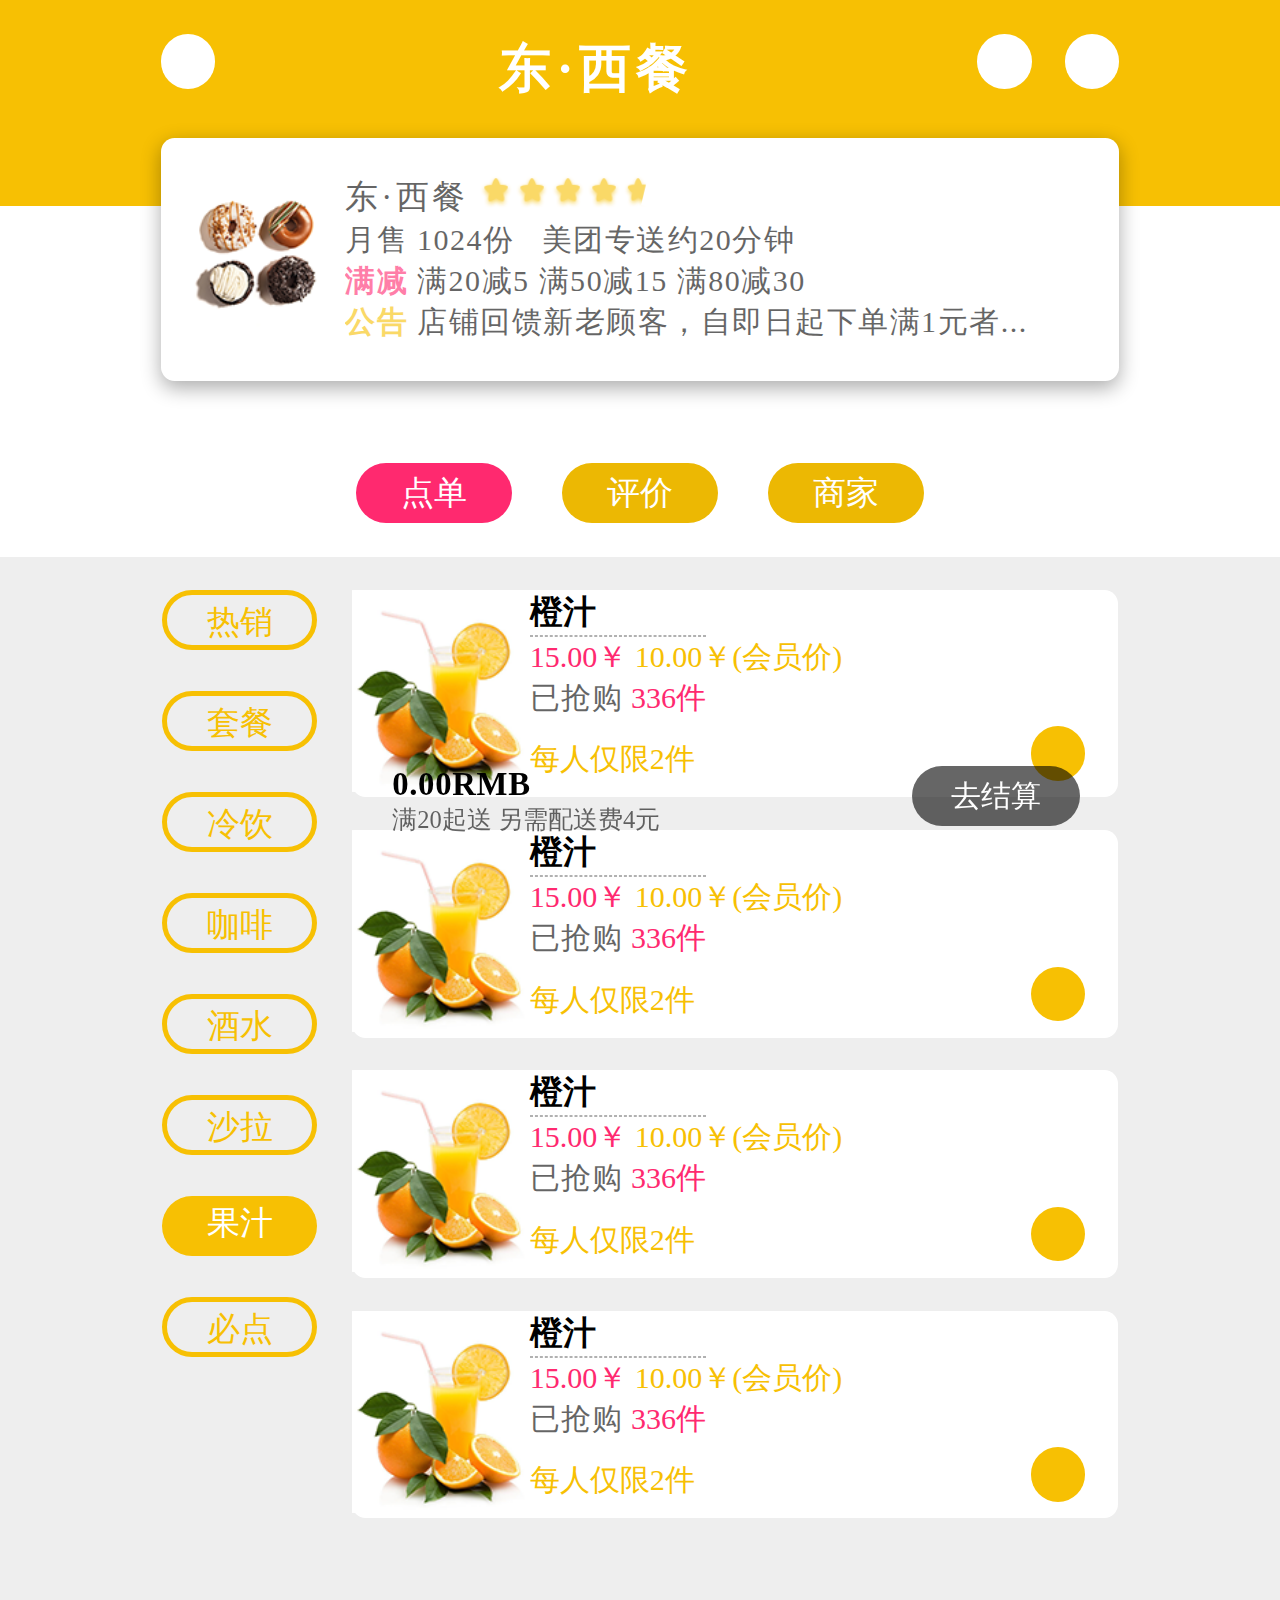
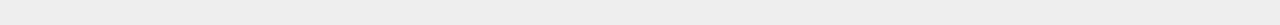
<file: store1.html>
<!DOCTYPE html>
<html lang="en">
<head>
    <meta charset="UTF-8">
    <meta name="viewport" content="width=device-width">
    <title>店铺详情1</title>
    <link rel="stylesheet" href="CSS/store1.css">
    <link rel="stylesheet" href="CSS/basic.css">
    <link rel="stylesheet" href="http://at.alicdn.com/t/font_1030068_x5bh0s01bmp.css">
</head>
<body>
    <!--头部开始-->
    <header id="header">
        <div class="container topBar">
            <a href="index.html" class="circle topLeft" >
                <i class="iconfont icon-xiangzuo"></i>
            </a>
            <h2>东·西餐</h2>
            <a href="#" class="circle topMiddle">
                <i class="iconfont icon-sousuo5"></i>
            </a>
            <a href="#" class="circle topRight">
                <i class="iconfont icon-fenxiang"></i>
            </a>
        </div>
    </header>
    <!--头部结束-->
    <!--店家信息开始-->
    <section id="myInfo">
        <a class="container infoBox">
            <figure id="figure">
                <img src="images/dessert-donuts-doughnuts-273773.png" alt="" style="width: 1.35rem;height:1.01rem;">
                <figcaption>
                    <p class="hTxt">
                        东·西餐
                        <img src="images/duobianxing2.png" alt="" style="width: 0.24rem;height: 0.24rem;">
                        <img src="images/duobianxing2.png" alt="" style="width: 0.24rem;height: 0.24rem;">
                        <img src="images/duobianxing2.png" alt="" style="width: 0.24rem;height: 0.24rem;">
                        <img src="images/duobianxing2.png" alt="" style="width: 0.24rem;height: 0.24rem;">
                        <img src="images/duobianxing1.png" alt="" style="width: 0.24rem;height: 0.24rem;">
                    </p>
                    <p class="desc">月售 1024份 &nbsp; 美团专送约20分钟</p>
                    <p class="desc">
                        <span class="colorRed">满减</span>
                        满20减5 满50减15 满80减30
                    </p>
                    <p class="desc">
                        <span class="colorYellow">公告</span>
                        店铺回馈新老顾客，自即日起下单满1元者...
                        <i class="iconfont icon-xiangxia"></i>
                    </p>
                </figcaption>
            </figure>
        </a>
    </section>
    <!--店家信息结束-->
    <!--导航部分开始-->
    <nav id="navBox">
        <div class="contentBox">
            <a href="#" class="contentActive">点单</a>
            <a href="#">评价</a>
            <a href="#">商家</a>
        </div>
    </nav>
    <!--导航部分结束-->
    <!--内容部分开始-->
    <main id="mainBox">
        <div class="container mainContent">
            <ul class="mainLeft">
                <li><a href="#">热销</a></li>
                <li><a href="#">套餐</a></li>
                <li><a href="#">冷饮</a></li>
                <li><a href="#">咖啡</a></li>
                <li><a href="#">酒水</a></li>
                <li><a href="#">沙拉</a></li>
                <li><a href="#" class="leftActive">果汁</a></li>
                <li><a href="#">必点</a></li>
            </ul>
            <ul class="mainRight">
                <li>
                    <a href="#" class="circle bottomRight">
                        <i class="iconfont icon-jia"></i>
                    </a>
                    <figure>
                        <img src="images/16pic_1351166_b.png" alt="" style="width: 1.3rem;height:1.48rem;">
                        <figcaption>
                            <h3>橙汁</h3>
                            <hr>
                            <p>
                                <span class="redTxt">15.00￥</span>
                                <span class="yellowTxt">10.00￥(会员价)</span>
                            </p>
                            <p>
                                <span class="price">已抢购</span>
                                <span class="redTxt">336件</span>
                            </p>
                            <p class="yellowTxt paddingTop">
                                每人仅限2件
                            </p>
                        </figcaption>
                    </figure>
                </li>
                <li>
                    <a href="#" class="circle bottomRight">
                        <i class="iconfont icon-jia"></i>
                    </a>
                    <figure>
                        <img src="images/16pic_1351166_b.png" alt="" style="width: 1.3rem;height:1.48rem;">
                        <figcaption>
                            <h3>橙汁</h3>
                            <hr>
                            <p>
                                <span class="redTxt">15.00￥</span>
                                <span class="yellowTxt">10.00￥(会员价)</span>
                            </p>
                            <p>
                                <span class="price">已抢购</span>
                                <span class="redTxt">336件</span>
                            </p>
                            <p class="yellowTxt paddingTop">
                                每人仅限2件
                            </p>
                        </figcaption>
                    </figure>
                </li>
                <li>
                    <a href="#" class="circle bottomRight">
                        <i class="iconfont icon-jia"></i>
                    </a>
                    <figure>
                        <img src="images/16pic_1351166_b.png" alt="" style="width: 1.3rem;height:1.48rem;">
                        <figcaption>
                            <h3>橙汁</h3>
                            <hr>
                            <p>
                                <span class="redTxt">15.00￥</span>
                                <span class="yellowTxt">10.00￥(会员价)</span>
                            </p>
                            <p>
                                <span class="price">已抢购</span>
                                <span class="redTxt">336件</span>
                            </p>
                            <p class="yellowTxt paddingTop">
                                每人仅限2件
                            </p>
                        </figcaption>
                    </figure>
                </li>
                <li>
                    <a href="#" class="circle bottomRight">
                        <i class="iconfont icon-jia"></i>
                    </a>
                    <figure>
                        <img src="images/16pic_1351166_b.png" alt="" style="width: 1.3rem;height:1.48rem;">
                        <figcaption>
                            <h3>橙汁</h3>
                            <hr>
                            <p>
                                <span class="redTxt">15.00￥</span>
                                <span class="yellowTxt">10.00￥(会员价)</span>
                            </p>
                            <p>
                                <span class="price">已抢购</span>
                                <span class="redTxt">336件</span>
                            </p>
                            <p class="yellowTxt paddingTop">
                                每人仅限2件
                            </p>
                        </figcaption>
                    </figure>
                </li>
            </ul>
        </div>
    </main>
    <!--内容部分结束-->
    <!--底部开始-->
    <footer id="footer">
        <div class="footerContent">
            <i class="iconfont icon-gouwucheman"></i>
            <div class="footerTxt">
                <h3>0.00RMB</h3>
                <p class="fontSize18">满20起送 另需配送费4元</p>
            </div>
            <a href="checkOrder.html" class="footerBtn">
                去结算
            </a>
        </div>
    </footer>
    <!--底部结束-->
</body>
</html>
</file>
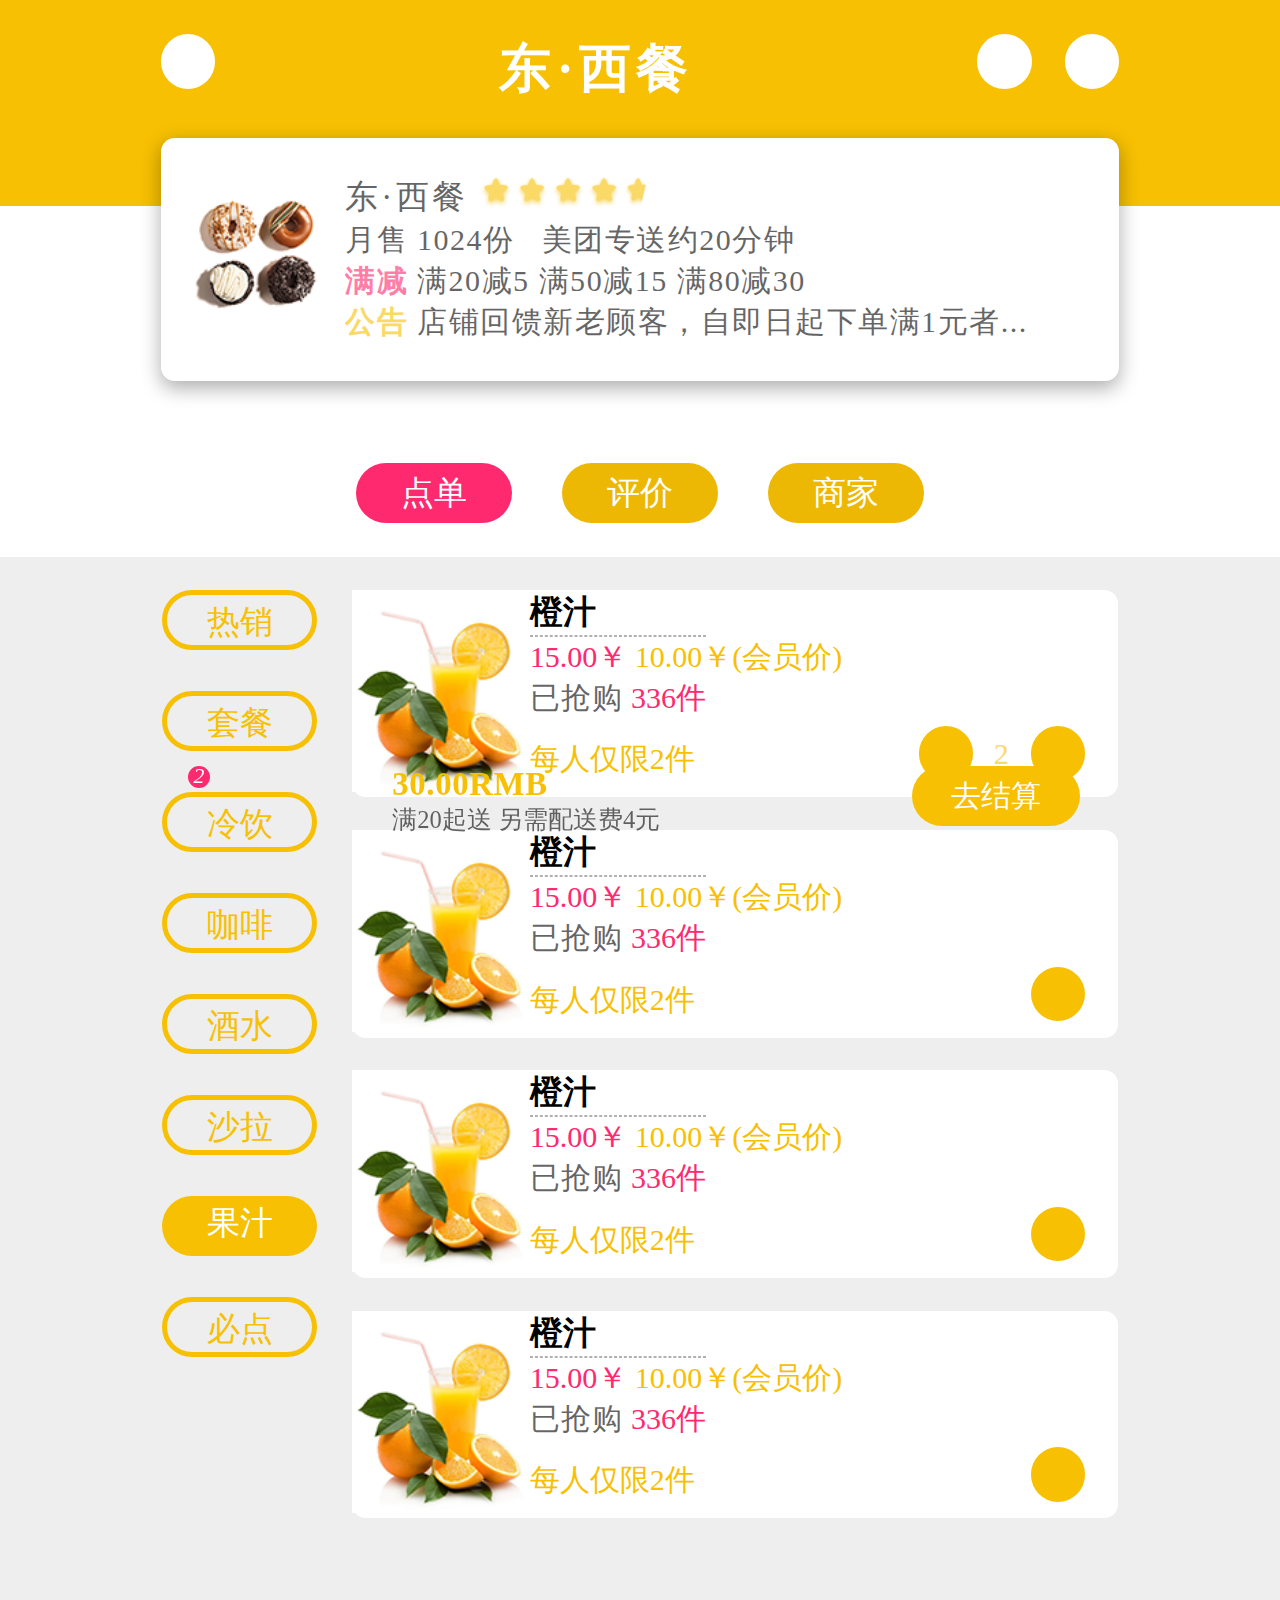
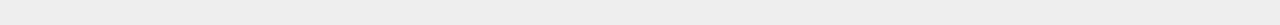
<file: store2.html>
<!DOCTYPE html>
<html lang="en">
<head>
    <meta charset="UTF-8">
    <meta name="viewport" content="width=device-width">
    <title>店铺详情2</title>
    <link rel="stylesheet" href="CSS/store1.css">
    <link rel="stylesheet" href="CSS/basic.css">
    <link rel="stylesheet" href="http://at.alicdn.com/t/font_1030068_n2zyd0cfrmc.css">
</head>
<body>
<!--头部开始-->
<header id="header">
    <div class="container topBar">
        <a href="index.html" class="circle topLeft" >
            <i class="iconfont icon-xiangzuo"></i>
        </a>
        <h2>东·西餐</h2>
        <a href="#" class="circle topMiddle">
            <i class="iconfont icon-sousuo5"></i>
        </a>
        <a href="#" class="circle topRight">
            <i class="iconfont icon-fenxiang"></i>
        </a>
    </div>
</header>
<!--头部结束-->
<!--店家信息开始-->
<section id="myInfo">
    <a class="container infoBox">
        <figure id="figure">
            <img src="images/dessert-donuts-doughnuts-273773.png" alt="" style="width: 1.35rem;height:1.01rem;">
            <figcaption>
                <p class="hTxt">
                    东·西餐
                    <img src="images/duobianxing2.png" alt="" style="width: 0.24rem;height: 0.24rem;">
                    <img src="images/duobianxing2.png" alt="" style="width: 0.24rem;height: 0.24rem;">
                    <img src="images/duobianxing2.png" alt="" style="width: 0.24rem;height: 0.24rem;">
                    <img src="images/duobianxing2.png" alt="" style="width: 0.24rem;height: 0.24rem;">
                    <img src="images/duobianxing1.png" alt="" style="width: 0.24rem;height: 0.24rem;">
                </p>
                <p class="desc">月售 1024份 &nbsp; 美团专送约20分钟</p>
                <p class="desc">
                    <span class="colorRed">满减</span>
                    满20减5 满50减15 满80减30
                </p>
                <p class="desc">
                    <span class="colorYellow">公告</span>
                    店铺回馈新老顾客，自即日起下单满1元者...
                    <i class="iconfont icon-xiangxia"></i>
                </p>
            </figcaption>
        </figure>
    </a>
</section>
<!--店家信息结束-->
<!--导航部分开始-->
<nav id="navBox">
    <div class="contentBox">
        <a href="#" class="contentActive">点单</a>
        <a href="#">评价</a>
        <a href="#">商家</a>
    </div>
</nav>
<!--导航部分结束-->
<!--内容部分开始-->
<main id="mainBox">
    <div class="container mainContent">
        <ul class="mainLeft">
            <li><a href="#">热销</a></li>
            <li><a href="#">套餐</a></li>
            <li><a href="#">冷饮</a></li>
            <li><a href="#">咖啡</a></li>
            <li><a href="#">酒水</a></li>
            <li><a href="#">沙拉</a></li>
            <li><a href="#" class="leftActive">果汁</a></li>
            <li><a href="#">必点</a></li>
        </ul>
        <ul class="mainRight">
            <li>
                <div class="mainBoxRight">
                    <a href="#" class="circle rightColor">
                        <i class="iconfont icon-jianhao">

                        </i>
                    </a>
                    <span class="desc" style="color: #f7c003;">2</span>
                    <a href="#" class="circle rightColor">
                        <i class="iconfont icon-jia">

                        </i>
                    </a>
                </div>
                <!--<a href="#" class="circle bottomLeft">
                    <i class="iconfont icon-jianhao">

                    </i>
                </a>
                <span class="desc">2</span>
                <a href="#" class="circle bottomRight">
                    <i class="iconfont icon-jia"></i>
                </a>-->
                <figure>
                    <img src="images/16pic_1351166_b.png" alt="" style="width: 1.3rem;height:1.48rem;">
                    <figcaption>
                        <h3>橙汁</h3>
                        <hr>
                        <p>
                            <span class="redTxt">15.00￥</span>
                            <span class="yellowTxt">10.00￥(会员价)</span>
                        </p>
                        <p>
                            <span class="price">已抢购</span>
                            <span class="redTxt">336件</span>
                        </p>
                        <p class="yellowTxt paddingTop">
                            每人仅限2件
                        </p>
                    </figcaption>
                </figure>
            </li>
            <li>
                <a href="#" class="circle bottomRight">
                    <i class="iconfont icon-jia"></i>
                </a>
                <figure>
                    <img src="images/16pic_1351166_b.png" alt="" style="width: 1.3rem;height:1.48rem;">
                    <figcaption>
                        <h3>橙汁</h3>
                        <hr>
                        <p>
                            <span class="redTxt">15.00￥</span>
                            <span class="yellowTxt">10.00￥(会员价)</span>
                        </p>
                        <p>
                            <span class="price">已抢购</span>
                            <span class="redTxt">336件</span>
                        </p>
                        <p class="yellowTxt paddingTop">
                            每人仅限2件
                        </p>
                    </figcaption>
                </figure>
            </li>
            <li>
                <a href="#" class="circle bottomRight">
                    <i class="iconfont icon-jia"></i>
                </a>
                <figure>
                    <img src="images/16pic_1351166_b.png" alt="" style="width: 1.3rem;height:1.48rem;">
                    <figcaption>
                        <h3>橙汁</h3>
                        <hr>
                        <p>
                            <span class="redTxt">15.00￥</span>
                            <span class="yellowTxt">10.00￥(会员价)</span>
                        </p>
                        <p>
                            <span class="price">已抢购</span>
                            <span class="redTxt">336件</span>
                        </p>
                        <p class="yellowTxt paddingTop">
                            每人仅限2件
                        </p>
                    </figcaption>
                </figure>
            </li>
            <li>
                <a href="#" class="circle bottomRight">
                    <i class="iconfont icon-jia"></i>
                </a>
                <figure>
                    <img src="images/16pic_1351166_b.png" alt="" style="width: 1.3rem;height:1.48rem;">
                    <figcaption>
                        <h3>橙汁</h3>
                        <hr>
                        <p>
                            <span class="redTxt">15.00￥</span>
                            <span class="yellowTxt">10.00￥(会员价)</span>
                        </p>
                        <p>
                            <span class="price">已抢购</span>
                            <span class="redTxt">336件</span>
                        </p>
                        <p class="yellowTxt paddingTop">
                            每人仅限2件
                        </p>
                    </figcaption>
                </figure>
            </li>
        </ul>
    </div>
</main>
<!--内容部分结束-->
<!--底部开始-->
<footer id="footer">
    <div class="footerContent">
        <i class="iconfont icon-gouwucheman active">
            <div class="redCircle">2</div>
        </i>
        <div class="footerTxt">
            <h3 class="active">30.00RMB</h3>
            <p class="fontSize18">满20起送 另需配送费4元</p>
        </div>
        <a href="checkOrder.html" class="footerBtn btnActive">
            去结算
        </a>
    </div>
</footer>
<!--底部结束-->
</body>
</html>
</file>
<file: CSS/index.css>
.container{
    width:7.02rem;
    height:100%;
    min-height:1px;
    margin:0 auto;
}
/*头部开始*/
#header{
    width:100%;
    height:0.88rem;
    background:#f7c003;
    margin-bottom:0.24rem;
}
.topBar{
    width:100%;
    height:100%;
    display:flex;
    justify-content:space-between;
    align-items:center;
}
.positionBox{
    /*width:0.76rem;*/
    /*height:0.4rem;*/
    font-size:0.22rem;
    color:#fff;
    /*line-height: 0.1rem;*/
}
.positionBox i{
    font-size:0.38rem;
}
.searchBox{
    width:5.08rem;
    height:0.4rem;
    border-radius:0.2rem;
    background:#fff;
}
.searchBox i{
    font-size:0.24rem;
}
.icon-sousuo5{
    margin-left:0.28rem;
    margin-top:0.08rem;
    font-size:0.24rem;
    float:left;
}
.searchBox input{
    margin-left:0.08rem;
    margin-top:0.07rem;
    float:left;
    border:0;
    outline:none;
    font-size:0.24rem;
}
.icon-paizhao{
    margin-top:0.08rem;
    margin-right:0.28rem;
    float:right;
}
.scanBox{
    width:0.4rem;
    height:0.4rem;
    border-radius:0.2rem;
    background:#fff;
}
.scanBox i{
    margin-top:0.09rem;
    margin-left:0.09rem;
    font-size:0.24rem;
    float:left;
}
/*头部结束*/
/*轮播图开始*/
#banner{
    width:100%;
    height:4.24rem;
    background:#fff;
    box-shadow: 0rem 0.15rem 0.3rem 0 rgba(247, 192, 3, 0.22);
    position:relative;
    margin-bottom:0.59rem;
}
.bannerImg{
    width:93.6%;
    height:4rem;
    position: relative;
}
.imgBox{
    width:100%;
    height:4rem;
    position:absolute;
    left:0;
    top:0;
    margin-left:0.24rem;
}
.bannerImg li.active{
    z-index:1;
}
.imgBox img{
    width:100%;
    height:100%;
}
.bannerDots{
    width:0.98rem;
    height:0.12rem;
    position:absolute;
    top:0.23rem;
    left:0.5rem;
    z-index:99;
    display: flex;
    justify-content:space-between;
}
.bannerDots li{
    width:0.12rem;
    height:0.12rem;
    border-radius:50%;
    background:#fff;
}
.bannerDots li.active{
    background:#f7c003;
}
/*轮播图结束*/
/*导航部分开始*/
#navBox{
    width:100%;
    height:3.41rem;
    margin-bottom:0.62rem;
}
.listItem {
    width: 88.07%;
    height:100%;
    margin-left:0.48rem;
    display: flex;
    flex-wrap:wrap;
    justify-content:space-between;
    align-content:space-between;
}
.listItem a{
    display: block;
    width:1.22rem;
    height:1.53rem;
    /*float:left;*/
    margin-right:0.55rem;
    /*margin-bottom:0.3rem;*/
}
.desc{
    font-size:0.22rem;
    font-family:"苹方 粗体";
    text-align:center;
    color:#000;
    line-height:0.42rem;
}
.listItem a div{
    width:1.22rem;
    height:1.22rem;
    border-radius:0.54rem;
}
.item1{
    background-image: linear-gradient(45deg,#f7c003 0%,#f9e190 100%);
    display: flex;
    justify-content: center;
    align-items: center;
}
.item2{
    background-image: linear-gradient(45deg,
    #fbb06d 0%,
    #f6d1b0 100%);
    display: flex;
    justify-content: center;
    align-items: center;
}
.item3{
    background-image: linear-gradient(45deg,
    #fa3f8a 0%,
    #f79bc0 100%);
    display: flex;
    justify-content: center;
    align-items: center;
}
.item4{
    background-image: linear-gradient(45deg,
    #f79803 0%,
    #f7cf8f 100%);
    display: flex;
    justify-content: center;
    align-items: center;
}
.item5{
    background-image: linear-gradient(45deg,
    #f9ad4b 0%,
    #f8d4a6 100%);
    display: flex;
    justify-content: center;
    align-items: center;
}
.item6{
    background-image: linear-gradient(45deg,
    #faa428 0%,
    #fac375 100%);
    display: flex;
    justify-content: center;
    align-items: center;
}
.item7{
    background-image: linear-gradient(45deg,
    #fb4a6b 0%,
    #fb8097 100%);
    display: flex;
    justify-content: center;
    align-items: center;
}
.item8{
    background-image: linear-gradient(45deg,
    #f49820 0%,
    #f6bd74 100%);
    display: flex;
    justify-content: center;
    align-items: center;
}
.listItem a.margin-right-0{
    margin-right:0;
}
/*导航部分结束*/
/*推荐部分开始*/
#recommendBox{
    width:100%;
    height:2.33rem;
    margin-bottom:0.9rem;
}
#recommendContent{
    display: block;
    width:7.02rem;
    height:2.33rem;
    margin:0 auto;
    display: flex;
    justify-content: space-between;
}
.contentLeft {
    width: 3.33rem;
    height: 2.33rem;
    background-image:url("../images/01f08a41e716aec5d859cad56e47d96081f3e2ff948c7-NtuUpi_fw658.png");
    background-size:3.33rem 2.33rem;
    border-radius: 0.1rem;
    position: relative;
}
.headerContent{
    width:1.38rem;
    height:0.58rem;
    background:#f90863;
    font-size:0.24rem;
    font-family: "苹方 粗体";
    color:#fff;
    text-align:center;
    line-height: 0.58rem;
    border-bottom-right-radius: 0.7rem 1.2rem;
    /*margin-bottom:0.17rem;*/
}
.contentLeft h3{
    font-size:0.24rem;
    font-family: "苹方 粗体";
    color:#000;
    line-height:0.52rem;
}
.margin-left-029{
    margin-left:0.29rem;
}
.price{
    font-size:0.18rem;
    color:#000;
    opacity: 0.6;
    line-height:0.17rem;
}
.btn{
    width: 0.97rem;
    height: 0.37rem;
    background-color: #fb307d;
    box-shadow: 0 0.05rem 0.1rem 0 #fb307d;
    border-radius: 0.05rem;
    font-size:0.18rem;
    color:#fff;
    font-family: "苹方 粗体";
    text-align: center;
    line-height: 0.37rem;
    position: absolute;
    left:0.22rem;
    bottom:0.52rem;
}
.contentRight{
    width: 3.33rem;
    height: 2.33rem;
    border-radius: 0.1rem;
    background-image:url("../images/259df83d86c5ff30458e0bccc678fd7ec55850d7223f8-0nklDc_fw658.png");
    background-size:3.33rem 2.33rem;
    position: relative;
}
.contentRight h3{
    font-size:0.24rem;
    font-family: "苹方 粗体";
    color:#000;
    line-height:0.52rem;
}
.bgColor{
    background-image: linear-gradient(135deg,
    #7d6d34 0%,
    #9f8b45 100%);
}
.btnColor{
    background-color: #948f7b;
    box-shadow: 0rem 0.05rem 0.1rem 0rem
    #948f7b;
}
/*推荐部分结束*/
/*猜你喜欢开始*/
#loveBox{
    width:100%;
    height:5.15rem;
    margin-bottom:1.2rem;
}
#mainLove{
    width:6.53rem;
    height:5.15rem;
    margin:0 auto;
}
#mainLove h3{
    font-size:0.24rem;
    color:rgba(0,0,0,0.2);
    letter-spacing: 0.024rem;
    text-align: center;
    margin-bottom:0.27rem;
}
.loveContent{
    width:100%;
    height:1.51rem;
    display: block;
    border-top:1px solid rgba(0,0,0,0.2);
    position: relative;
}
.imgLove{
    margin-bottom:0.16rem;
    position: absolute;
    left:0.16rem;
    top:0.16rem;
}
.loveTxt{
    width:2.44rem;
    height:1.22rem;
    margin-bottom:0.16rem;
    position: absolute;
    left:1.54rem;
    top:0.16rem;
}
h2{
    font-size:0.3rem;
    color:#000;
    letter-spacing:0.03rem;
}
.txt{
    font-size:0.20rem;
    font-family: "苹方 粗体";
    /*letter-spacing:0.022rem;*/
    color:#000;
    opacity:0.6;
}
.footerLove{
    width: 2.6rem;
    height: 0.23rem;
    background-color: #ffffff;
    border-radius: 0.05rem;
    border: solid 0.01rem #fb307d;
    font-size: 0.18rem;
    letter-spacing: 0.018rem;
    color: #f90863;
    text-align: center;
    line-height: 0.23rem;
    font-family: "苹方 粗体";
}
.rightTxt{
    position:absolute;
    right:0.41rem;
    top:0.84rem;
}
.borderBad{
    width: 0.16rem;
    height: 0.16rem;
    border-radius: 0.05rem;
    border: solid 0.01rem #000000;
    line-height:0.1rem;
    position:absolute;
    right:0.19rem;
    top:0.88rem;
    text-align: center;
}
/*猜你喜欢结束*/
/*底部开始*/
#footer{
    width:100%;
    height:1.1rem;
    padding-top:0.1rem;
    /*border-top:1px solid rgba(0,0,0,0.6);*/
    background:#fff;
    position:fixed;
    bottom:0;
    left:0;
}
#footer ul{
    width:100%;
    height:1rem;
    display: flex;
    justify-content:space-around;
}
#footer ul li{
    width:0.68rem;
    height:100%;
}
#footer ul li a{
    width:100%;
    height:100%;
    display: flex;
    flex-wrap: wrap;
    justify-content: center;
    align-content: center;
}
#footer ul .active p{
    color: #f7c003;
}
#footer ul li a p{
    margin-top:0.1rem;
}
/*底部结束*/
</file>
<file: CSS/basic.css>
*{
    margin:0;
    padding:0;
    box-sizing:border-box;
}
ul{
    list-style: none;
}
a{
    text-decoration:none;
}
html{
    font-size:100px;
}

@media (min-width:320px){
    html{
        font-size:42.66667px;
        width:100%;
        height:100%;
    }
    body {
        width: 100%;
        height:100%;
    }
}
@media (min-width:360px){
    html{
        font-size:48px;
    }
}
@media (min-width:375px){
    html{
        font-size:50px;
    }
}
@media (min-width:414px){
    html{
        font-size:55.2px;
    }
}
@media (min-width:768px){
    html{
        font-size:102.4px;
    }
}
@media (min-width:1024px){
    html{
        font-size:136.53333px;
    }
}
</file>
<file: CSS/checkOrder.css>
body{
    background:#eee;
}
/*头部开始*/
#header{
    width:100%;
    height:2.24rem;
    background:#f7c003;
}
.container{
    width:7.02rem;
    margin:0 auto;
    min-height:1px;
}
.circle{
    width:0.4rem;
    height:0.4rem;
    border-radius:0.2rem;
    background:#fff;
}
h2{
    font-size:0.38rem;
    letter-spacing:0.038rem;
    color:#fff;
}
.desc{
    font-size:0.24rem;
    letter-spacing:0.024rem;
    color:#f7c003;
    font-family: "苹方 粗体";
}
.price{
    font-size:0.22rem;
    letter-spacing:0.004rem;
    color:#ff296f;
}
.topBar {
    /*height:1.51rem;*/
    height:0.4rem;
    display: flex;
    justify-content: space-between;
    padding-top:0.25rem;
    /*align-items: flex-start;*/
}

.topLeft{
    display: block;
    font-size:0.22rem;
    color:#f7c003;
    text-align:center;
    line-height:0.4rem;
}
.topLeft i{
    font-size:0.22rem;
}
.topRight{
    display:block;
    font-size:0.22rem;
    color:#f7c003;
    text-align:center;
    line-height:0.4rem;
}
.topTxt{
    /*width:4.37rem;*/
    height:0.91rem;
    font-size:0.22rem;
    color:#fff;
    /*margin-left:0.24rem;*/
    margin-top:0.75rem;
}
.topTxt p span i{
    font-size:0.22rem;
}
/*头部结束*/
/*内容部分开始*/
#box{
    /*width:100%;*/
    /*height:100%;*/
    background:#eee;
    padding-top:0.36rem;
}
/*内容部分结束*/
/*支付方式开始*/
#boxSelect{
    width:7.02rem;
    height:2.12rem;
    margin:0 auto;
    font-size:0.18rem;
    color:#f7c003;
    margin-bottom:0.6rem;
}
.boxContent{
    height:1.49rem;
    background:#fff;
    border-radius:0.1rem;
    padding-top:0.22rem;
}
.marginBottom{
    margin-bottom:0.24rem;
}
.contentLeft{
    float:left;
    margin-left:0.23rem;
}
.contentRight{
    float:right;
    margin-right:0.3rem;
}
.contentRight i{
    font-size:0.24rem;
}
.boxContent hr {
    width: 6.18rem;
    background: #fff;
    border: dashed 0.01rem #030000;
    opacity: 0.3;
    margin:0.55rem 0.45rem 0.15rem 0.45rem;
}
/*支付方式结束*/
/*确认订单开始*/
#Title{
    width:3.46rem;
    height:0.6rem;
    margin:0 auto;
    margin-bottom:0.6rem;
}
.txtTitle{
    width:1.9rem;
    height:0.27rem;
    text-align: center;
    font-size:0.28rem;
    line-height: 0.27rem;
    letter-spacing:0.07rem;
    border-left:solid 0.01rem #f7c003;
    border-right:solid 0.01rem #f7c003;
    color:#f7c003;
    margin:0 auto;
}
#Title p{
    opacity: 0.6;
}
/*确认订单结束*/
/*信息确认开始*/
.main{
    height:3.78rem;
}
.mainBox{
    width:100%;
    height:1.1rem;
    border-radius:0.1rem;
    background-color:#fff;
    display:flex;
    justify-content:space-around;
    align-items:center;
    margin-bottom:0.24rem;
}
.mainBox figcaption{
    width:3.82rem;
}
.mainBox figcaption hr{
    width:1.29rem;
    border:dashed 0.01rem #000;
    opacity: 0.3;
}
.mainBoxRight{
    width:1.22rem;
    height:0.4rem;
    display: flex;
    justify-content:space-between;
    align-items:center;
}
.minCircle{
    width:0.4rem;
    height:0.4rem;
    border-radius:100%;
    background-color:#f7c003;
    color:#fff;
    font-size:0.22rem;
    text-align:center;
}
/*信息确认结束*/
/*选择备注开始*/
#section{
    width:6.78rem;
    height:3.38rem;
    margin:0 auto;
}
.sectionBox{
    width:100%;
    height:0.88rem;
    background-color:#fff;
    border-radius:0.1rem;
    margin-top: 0.24rem;
}
.sectionBoxContent{
    height:100%;
    display: flex;
    justify-content:space-between;
    align-items:center;
}
.contentBox{
    width:6.3rem;
    margin:0 auto;
}
.sectionBoxTxt{
    height:0.36rem;
    font-size:0.18rem;
    display: flex;
    justify-content:space-between;
    align-items:center;
    color:#ff296f;
}
/*选择备注结束*/
/*去支付按钮开始*/
#footer{
    width:3.58rem;
    height:0.6rem;
    margin:0 auto;
    margin-top:0.3rem;
    margin-bottom:0.36rem;
}
#footer a{
    width:100%;
    height:100%;
    display: block;
    border-radius:0.3rem;
    background-color:#ff296f;
    text-align:center;
    line-height: 0.6rem;
    color:#fff;
}
/*去支付按钮结束*/
</file>
<file: CSS/login1.css>
#bg{
    width:100%;
    height:100%;
    background-image: url(../images/b40735cd0a15daaa3f2283f4b055359c6bcb9b102aa05c-CisGhM_fw658.png);
    background-repeat: no-repeat;
    background-size:100% 100%;
    position: fixed;
    left:0;
    top:0;
}
#bg_color{
    width:100%;
    height:100%;
    background-color:rgba(0,0,0,0.6);
    position:fixed;
    left:0;
    top:0;
}
/*注册按钮开始*/
.btn_revert{
    width:1.38rem;
    height:0.43rem;
    background-color:#f7c003;
    border-radius:0.215rem;
    text-align:center;
    line-height: 0.43rem;
    float:right;
    margin:0.41rem 0.5rem 0 0;
}
.desc{
    font-size:0.2rem;
    color:#fff;
}
.price{
    font-size:0.18rem;
    color:#000;
}
/*注册按钮结束*/
/*登录部分开始*/
.login_bg1{
    width:4.09rem;
    height:4.1rem;
    background-color:rgba(255,255,255,0.42);
    border-radius:0.1rem;
    position:absolute;
    top:3.9rem;
    left: 0;
    right:0;
    margin:0 auto;
}
.login_bg2 {
    width: 4.48rem;
    height: 3.87rem;
    background-color: rgba(255, 255, 255, 0.42);
    border-radius:0.1rem;
    position:absolute;
    top:3.95rem;
    left: 0;
    right:0;
    margin:0 auto;
}
.login_content {
    width: 4.98rem;
    height: 3.99rem;
    background-color: #fff;
    border-radius: 0.1rem;
    position: absolute;
    top: 3.63rem;
    left: 0;
    right:0;
    margin:0 auto;
}
.login_content_box{
    width:4.01rem;
    height:0.58rem;
    display: flex;
    justify-content: space-between;
    margin:0 auto;
}
.login_content_user{
    margin-top:0.54rem;
}
.login_content_psw{
    margin-top:0.46rem;
}
.login_circle {
    width: 0.58rem;
    height: 0.58rem;
    border-radius: 50%;
    background-color: #f7c003;
    display: flex;
    justify-content: center;
    align-items: center;
}
.login_content_user-psw{
    width:3.21rem;
    height:0.58rem;
    border-radius:0.29rem;
    border:solid 0.02rem #f7c003;
    position:relative;

}
.login_content_user-psw input {
    width: 80%;
    height: 100%;
    float: right;
    margin-right: 0.2rem;
    font-size:0.18rem;
    letter-spacing:0.02rem;
    border: none;
    outline: none;
}
.min_circle{
    width:0.1rem;
    height:0.1rem;
    border-radius: 50%;
    background-color:#f7c003;
    position:absolute;
    left:0.17rem;
    top:0.24rem;
}
.login_content_footer{
    width:3.22rem;
    height:0.28rem;
    display: flex;
    justify-content: space-between;
    position:absolute;
    left:1.1rem;
    top:2.56rem;
}
.login_content_footer-box{
    width:1.2rem;
    height:0.28rem;
}
.btn_login {
    display: block;
    width: 2.45rem;
    height: 0.43rem;
    background-color: rgba(0, 0, 0, 0.2);
    border-radius: 0.215rem;
    text-align: center;
    line-height: 0.43rem;
    margin:0 auto;
    margin-top:0.99rem;
}
/*登录部分结束*/
/*第三方链接开始*/
#footer{
    width:3.71rem;
    height:0.93rem;
    position:absolute;
    top:9.03rem;
    left: 0;
    right:0;
    margin:0 auto;
    display: flex;
    justify-content: space-between;
}
.circle{
    width:0.93rem;
    height:0.93rem;
    border-radius:50%;
    background-color:#fff;
    display: flex;
    justify-content: center;
    align-items: center;
}
/*第三方链接结束*/
.active{
    background-color:#f7c003;
}
</file>
<file: CSS/me.css>
/*头部开始*/
#header{
    width:100%;
    height:1.51rem;
    background:#f7c003;
}
.container{
    width:7.02rem;
    margin:0 auto;
    min-height:1px;
}
.circle{
    width:0.4rem;
    height:0.4rem;
    border-radius:0.2rem;
    background:#fff;
}
h2{
    font-size:0.38rem;
    letter-spacing:0.038rem;
    color:#fff;
}
.desc{
    font-size:0.22rem;
    letter-spacing:0.011rem;
    color:#000;
    opacity: 0.6;
    font-family: "苹方 粗体";
}
.price{
    font-size:0.22rem;
    letter-spacing:0.009rem;
    color:#000;
    opacity:0.6;
}
.topBar {
    /*height:1.51rem;*/
    height:0.4rem;
    display: flex;
    justify-content: space-between;
    padding-top:0.25rem;
    /*align-items: flex-start;*/
}

.topLeft{
    display: block;
    font-size:0.22rem;
    color:#f7c003;
    text-align:center;
    line-height:0.4rem;
}
.topLeft i{
    font-size:0.22rem;
}
.topRight{
    display:block;
    font-size:0.22rem;
    color:#f7c003;
    text-align:center;
    line-height:0.4rem;
}
/*头部结束*/
/*个人信息开始*/
#myInfo{
    width:100%;
    height:1.78rem;
    margin-top:-0.5rem;
    margin-bottom:0.6rem;
}
.infoBox{
    display: block;
    height:1.78rem;
    background-color: #ffffff;
    box-shadow: 0 0.05rem 0.15rem 0 rgba(0, 0, 0, 0.33);
    border-radius: 0.1rem;
    position: relative;
}
#figure{
    width:4.85rem;
    height:100%;
    display: flex;
    justify-content: space-around;
    align-items:center;
}
#figure figcaption p i{
    font-size:0.22rem;
    color:#000;

}
.positionRight{
    position:absolute;
    right:1.11rem;
    top:0.4rem;
}
/*个人信息结束*/
/*金钱部分开始*/
#article{
    width:100%;
    height:0.6rem;
    margin-bottom: 0.24rem;
}
.moneyBox{
    width:5.04rem;
    height:100%;
    margin:0 auto;
    display: flex;
    justify-content:space-between;
}
.moneyBox li{
    /*width:1.4rem;*/
    /*height:0.6rem;*/
}
.moneyBox li span.solid{
    float:left;
    line-height:0.6rem;
}
.moneyBox li a{
    display: block;
    width:1.4rem;
    height:0.6rem;
    float: left;
    text-align: center;
}
.moneyColorHuang{
    color:#f7c003;
    opacity: 1;
}
/*金钱部分结束*/
/*内容开始*/
#main{
    width:100%;
    height:7.82rem;
    background: #ccc;
    padding-top:0.24rem;
}
.mainBox{
    height:4.24rem;
}
.mainBox a{
    display: block;
    width:100%;
    height:0.88rem;
    margin-bottom:0.24rem;
    border-radius:0.1rem;
    background: #fff;
    position: relative;
}
.mainBox a figure{
    width:2.1rem;
    height:100%;
    display: flex;
    justify-content:space-around;
    align-items:center;
}
.mainBox a figure img{
    width:0.54rem;
    height:0.54rem;
}
.txt{
    font-size:0.24rem;
    color:rgba(0,0,0,0.6);
    letter-spacing:0.012rem;
}
.info{
    width:0.62rem;
    height:0.3rem;
    border-radius:0.15rem;
    background-color: #ff296f;
    text-align:center;
    opacity:1;
    line-height:0.3rem;
    color:#fff;
    position:absolute;
    right:0.25rem;
    top:0.29rem;
}
.info i{
    font-size:0.12rem;
}
/*内容结束*/
/*底部开始*/
#footer{
    width:100%;
    height:1.1rem;
    padding-top:0.1rem;
    /*border-top:1px solid rgba(0,0,0,0.6);*/
    background:#fff;
    position:fixed;
    bottom:0;
    left:0;
}
#footer ul{
    width:100%;
    height:1rem;
    display: flex;
    justify-content:space-around;
}
#footer ul li{
    width:0.76rem;
    height:100%;
}
#footer ul li a{
    width:100%;
    height:100%;
    display: flex;
    flex-wrap: wrap;
    justify-content: center;
    align-content: center;
}
#footer ul .active p{
    color: #f7c003;
}
#footer ul li a p{
    margin-top:0.1rem;
}
/*底部结束*/
</file>
<file: CSS/pay1.css>
/*头部开始*/
#header{
    width:100%;
    height:2.24rem;
    background:#f7c003;
    position:relative;
}
.container{
    width:7.02rem;
    margin:0 auto;
    min-height:1px;
}
.circle{
    width:0.4rem;
    height:0.4rem;
    border-radius:0.2rem;
    background:#fff;
}
.desc{
    font-size:0.24rem;
    letter-spacing:0.024rem;
    color:#000;
    font-family: "苹方 粗体";
}
.price{
    font-size:0.2rem;
    letter-spacing:0.018rem;
    color:#000;
}
.topBar {
    /*height:1.51rem;*/
    height:0.4rem;
    display: flex;
    justify-content: space-between;
    padding-top:0.25rem;
    /*align-items: flex-start;*/
}

.topLeft{
    display: block;
    font-size:0.22rem;
    color:#f7c003;
    text-align:center;
    line-height:0.4rem;
}
.topLeft i{
    font-size:0.22rem;
}

.topTxt{
    /*width:4.37rem;*/
    height:0.91rem;
    font-size:0.22rem;
    color:#fff;
    /*margin-left:0.24rem;*/
    margin-top:0.75rem;
}
.topTxt p span i{
    font-size:0.22rem;
}
.topRight{
    color:#fff;
    position:absolute;
    right:0.16rem;
    bottom:0.44rem;
}
/*头部结束*/
#bgContent{
    width:100%;
    height:83.2%;
    background-color:#eee;
    padding-top:0.36rem;
}
/*主体开始*/
#main{
    width:7.02rem;
    height:2.12rem;
    margin:0 auto;
    margin-bottom:0.6rem;
}
.boxContent{
    height:1.49rem;
    background:#fff;
    border-radius:0.1rem;
    padding-top:0.22rem;
    box-shadow:0 0.05rem 0.15rem rgba(247,192,3,0.25);
}
.marginBottom {
    margin-bottom: 0.24rem;
    color:#f7c003;
}
.contentLeft{
    float:left;
    margin-left:0.23rem;
    color:#f7c003;
}
.contentRight {
    float: right;
    margin-right: 0.3rem;
    color:#f7c003;
}
.boxContent hr {
    width: 6.18rem;
    background: #fff;
    border: dashed 0.01rem #030000;
    opacity: 0.3;
    margin:0.55rem 0.45rem 0.15rem 0.45rem;
}
/*主体结束*/
/*支付方式开始*/
#footer{
    width:100%;
    height:8rem;
    position:fixed;
    bottom:0;
    background-color:#fff;
    box-shadow:0 -0.05rem 0.15rem rgba(247,192,3,0.25);
}
.mistake{
    position:absolute;
    right:0.36rem;
    top:0.17rem;
    font-size:0.14rem;
}
#footerTop{
    width:100%;
    height:0.7rem;
    font-size:0.28rem;
    letter-spacing:0.028rem;
    line-height:0.7rem;
    text-align: center;
}
#footerContent{
    width:6.79rem;
    height:7.3rem;
    margin:0 auto;
    border-top:0.02rem solid rgba(0,0,0,0.1);
}
#footerContent li{
    width:100%;
    height:1.46rem;
    display: flex;
    justify-content:space-between;
    align-items:center;
}
.footerRight{
    width:5.68rem;
    height:100%;
    display: flex;
    justify-content:space-between;
    align-items:center;
    border-bottom:0.02rem solid rgba(0,0,0,0.1);
}
.whImg{
    width:0.37rem;
    height:0.37rem;
}
/*支付方式结束*/
</file>
<file: CSS/pay2.css>
body{
    position:fixed;
}
hr{
    opacity: 0.2;
}
#bgColor {
    width: 100%;
    height: 100%;
    position: fixed;
    left: 0;
    top: 0;
    background-color: rgba(0, 0, 0, 0.2);
}
/*支付密码开始*/
#mainPayBox{
    width:100%;
    height:calc(100% - 5.11rem);
    display: flex;
    justify-content: center;
    align-items:center;
}
#payBox{
    width:5.2rem;
    height:3.72rem;
    background:#fff;
    border-radius:0.1rem;
}
.payBoxTop{
    width:100%;
    height:0.76rem;
    /*display:flex;*/
    /*justify-content:space-around;*/
    /*align-items:center;*/
}
.payBoxTop a{
    height:0.76rem;
    display: flex;
    align-items: center;
    float:left;
}
.txt{
    font-size:0.28rem;
    color:#f7c003;
}
.title{
    font-size:0.3rem;
    color:#f7c003;
}
.titleBox{
    width:4.6rem;
    height: 100%;
    line-height: 0.76rem;
    margin: 0 auto;
    text-align: center;
}
.payBoxMn{
    width:100%;
    height:0.41rem;
    text-align: center;
}
.patBoxSelect{
    width:100%;
    height:0.85rem;
    display: flex;
    justify-content:space-around;
    align-items:center;
    color: #000;
}
.selectCard {
    width: 2.6rem;
    display: flex;
    justify-content: space-between;
    align-items:center;
}
.payBoxPsw{
    width:100%;
    height:1.12rem;
    display: flex;
    justify-content:space-around;
    align-items:center;
}
.pswContent{
    width:0.49rem;
    height:0.34rem;
    /*display: flex;
    flex-direction: column;
    justify-content: space-between;
    align-items:center;*/
    position:relative;
}
.minBlackCircle{
    width:0.14rem;
    height:0.14rem;
    border-radius:50%;
    background-color:#000;
    margin:0 auto;
}
.circleRect{
    width:0.49rem;
    height:0.09rem;
    border-radius:0.045rem;
    background-color:rgba(0,0,0,0.3);
    position:absolute;
    bottom:0;
}
.payBoxFooter{
    width:100%;
    font-size:0.18rem;
    opacity: 0.6;
    display: flex;
    align-items:center;
    justify-content:flex-end;
}
.payBoxFooter a{
    display: flex;
    align-items:center;
    color: #000;
}
/*支付密码结束*/
/*底部支付方式开始*/
#footerPay{
    width:100%;
    height:5.11rem;
    position:fixed;
    bottom:0;
}
#footerPay img{
    width:100%;
    height:100%;
}
/*底部支付方式结束*/
</file>
<file: CSS/paySuccess.css>
/*头部开始*/
#header{
    width:100%;
    height:1.51rem;
    background:#f7c003;
}
.container{
    width:7.02rem;
    margin:0 auto;
    min-height:1px;
}
.circle{
    width:0.4rem;
    height:0.4rem;
    border-radius:0.2rem;
    background:#fff;
}
h2{
    font-size:0.38rem;
    letter-spacing:0.038rem;
    color:#fff;
}
.desc{
    font-size:0.22rem;
    letter-spacing:0.011rem;
    color:#000;
    opacity: 0.6;
    font-family: "苹方 粗体";
}
.price{
    font-size:0.28rem;
    letter-spacing:0.009rem;
    color:#000;
}
.topBar {
    /*height:1.51rem;*/
    height:0.4rem;
    display: flex;
    justify-content: space-between;
    padding-top:0.25rem;
    /*align-items: flex-start;*/
}

.topLeft{
    display: block;
    font-size:0.22rem;
    color:#f7c003;
    text-align:center;
    line-height:0.4rem;
}
.topLeft i{
    font-size:0.22rem;
}
.topRight{
    display:block;
    font-size:0.22rem;
    color:#f7c003;
    text-align:center;
    line-height:0.4rem;
    background-color:#f7c003;
}
/*头部结束*/
/*订单派送部分开始*/
#section{
    width:100%;
}
.sectionBox{
    height:1.35rem;
    background-color:#fff;
    box-shadow:0 0.05rem 0.15rem rgba(247,192,3,0.52);
    border-radius:0.1rem;
    margin-top:0.24rem;
}
.displayFlex{
    display: flex;
    justify-content:space-around;
    align-items:center;
}
.displayFlex img{
    width:0.95rem;
    height:1.08rem;
}
.flexBox1{
    width:1.32rem;
}
.flexBox2{
    width:3.5rem;
}
.flexBox1 hr{
    width: 1.29rem;
    border: dashed 0.01rem #000;
    opacity: 0.2;
}
/*订单派送部分结束*/
/*返回首页部分开始*/
#navBox {
    width: 100%;
    margin-top:0.79rem;
    margin-bottom:0.47rem;
}
.contentBox{
    width:5.04rem;
    margin:0 auto;
}
.navBoxHeight{
    height: 0.58rem;
    display: flex;
    justify-content: space-between;
}
.circleRect {
    width: 2.25rem;
    height: 0.58rem;
    border-radius: 0.29rem;
    color: #fff;
    text-align: center;
    font-size:0.24rem;
    line-height: 0.58rem;
}
.backIndex{
    background-color:#ff296f;
}
.continuePay{
    background-color:#f7c003;
}
/*返回首页部分结束*/
/*商家推送开始*/
#loveBox{
    width:100%;
    height:5.15rem;
}
#mainLove{
    width:6.53rem;
    height:5.15rem;
    margin:0 auto;
}
#mainLove h3{
    font-size:0.24rem;
    color:rgba(0,0,0,0.2);
    letter-spacing: 0.024rem;
    text-align: center;
    margin-bottom:0.27rem;
}
.loveContent{
    width:100%;
    height:1.51rem;
    display: block;
    border-top:1px solid rgba(0,0,0,0.2);
    position: relative;
}
.imgLove{
    margin-bottom:0.16rem;
    position: absolute;
    left:0.16rem;
    top:0.16rem;
}
.loveTxt{
    width:2.44rem;
    height:1.22rem;
    margin-bottom:0.16rem;
    position: absolute;
    left:1.54rem;
    top:0.16rem;
}
h2{
    font-size:0.3rem;
    color:#000;
    letter-spacing:0.03rem;
}
.txt{
    font-size:0.20rem;
    font-family: "苹方 粗体";
    /*letter-spacing:0.022rem;*/
    color:#000;
    opacity:0.6;
}
.footerLove{
    width: 2.6rem;
    height: 0.23rem;
    background-color: #ffffff;
    border-radius: 0.05rem;
    border: solid 0.01rem #fb307d;
    font-size: 0.18rem;
    letter-spacing: 0.018rem;
    color: #f90863;
    text-align: center;
    line-height: 0.23rem;
    font-family: "苹方 粗体";
}
.rightTxt{
    position:absolute;
    right:0.41rem;
    top:0.84rem;
}
.borderBad{
    width: 0.16rem;
    height: 0.16rem;
    border-radius: 0.05rem;
    border: solid 0.01rem #000000;
    line-height:0.1rem;
    position:absolute;
    right:0.19rem;
    top:0.88rem;
    text-align: center;
}
/*商家推送结束*/
</file>
<file: CSS/store1.css>
/*头部开始*/
#header{
    width:100%;
    height:1.51rem;
    background:#f7c003;
    position:relative;
}
.container{
    width:7.02rem;
    margin:0 auto;
    min-height:1px;
}
.circle{
    width:0.4rem;
    height:0.4rem;
    border-radius:0.2rem;
    background:#fff;
}
h2{
    font-size:0.38rem;
    letter-spacing:0.038rem;
    color:#fff;
}
h3{
    font-size:0.24rem;
    letter-spacing:0.005rem;
    color:#000;
}
.desc{
    font-size:0.22rem;
    letter-spacing:0.011rem;
    color:#000;
    opacity: 0.6;
    font-family: "苹方 粗体";
}
.price{
    font-size:0.22rem;
    letter-spacing:0.009rem;
    color:#000;
    opacity:0.6;
}
.hTxt{
    font-size:0.24rem;
    letter-spacing:0.024rem;
    color:#000;
    opacity:0.6;
}
.topBar {
    /*height:1.51rem;*/
    height:0.4rem;
    display: flex;
    justify-content: space-between;
    padding-top:0.25rem;
    /*align-items: flex-start;*/
}
.topBar h2{
    width:5.1rem;
    text-align: center;
}
.topLeft{
    display: block;
    font-size:0.22rem;
    color:#f7c003;
    text-align:center;
    line-height:0.4rem;
}
.topLeft i{
    font-size:0.22rem;
}
.topMiddle{
    display: block;
    font-size:0.22rem;
    color:#f7c003;
    text-align:center;
    line-height:0.4rem;

    /*position:absolute;*/
    /*right:0.85rem;*/
    /*top:0.26rem;*/
}
.topMiddle i{
    font-size:0.22rem;
}
.topRight{
    display:block;
    font-size:0.22rem;
    color:#f7c003;
    text-align:center;
    line-height:0.4rem;
}
/*头部结束*/
/*店家信息开始*/
#myInfo{
    width:100%;
    height:1.78rem;
    margin-top:-0.5rem;
    margin-bottom:0.6rem;
}
.infoBox{
    display: block;
    height:1.78rem;
    background-color: #ffffff;
    box-shadow: 0 0.05rem 0.15rem 0 rgba(0, 0, 0, 0.33);
    border-radius: 0.1rem;
    position: relative;
}
#figure{
    width:4.85rem;
    height:100%;
    display: flex;
    justify-content: space-between;
    align-items:center;
}
#figure figcaption p{
    overflow:hidden;
    white-space:nowrap;
    text-overflow:ellipsis;
}
#figure figcaption p i{
    font-size:0.22rem;
    color:#000;
}
#figure figcaption p img{
    margin-right:-0.06rem;
}
.colorRed{
    color: #ff296f;
    font-weight:800;
    opacity: 1;
}
.colorYellow{
    color: #f7c003;
    font-weight:800;
    opacity: 1;
}
/*店家信息结束*/
/*导航部分开始*/
#navBox{
    width:100%;
    height:0.44rem;
    margin-bottom:0.25rem;
}
.contentBox{
    width:4.16rem;
    height:0.44rem;
    margin:0 auto;
    display: flex;
    justify-content: space-between;
}
.contentBox a{
    display: block;
    width:1.14rem;
    height:0.44rem;
    border-radius:0.22rem;
    background-color: #ecb803;
    font-size:0.24rem;
    color:#fff;
    text-align:center;
    line-height:0.44rem;
}
.contentBox a.contentActive{
    background-color: #ff296f;
}
/*导航部分结束*/
/*内容部分开始*/
#mainBox{
    width:100%;
    height:7.82rem;
    background:#eee;
    padding-top:0.24rem;
}
.mainContent{
    height:6.84rem;
    display: flex;
    justify-content: space-around;
}
.mainLeft{
    width:1.14rem;
    height:5.62rem;
    margin-right: 0.24rem;
    display: flex;
    flex-direction:column;
    justify-content: space-between;
}
.mainLeft li a{
    display: block;
    width:1.14rem;
    height:0.44rem;
    border-radius:0.22rem;
    border:0.04rem solid #f7c003;
    text-align:center;
    line-height:0.4rem;
    color:#f7c003;
    font-size:0.24rem;
}
.mainLeft li a.leftActive {
    color: #fff;
    background-color: #f7c003;
    border:0;
}
.mainRight{
    width:5.61rem;
    height:6.8rem;
}
.mainRight li{
    position:relative;
}
.mainRight li figure{
    width:5.61rem;
    height:1.52rem;
    border-radius:0.1rem;
    background:#fff;
    margin-bottom:0.24rem;
    display: flex;
}
.mainRight li figure figcaption hr{
    width:1.29rem;
    border:dashed 0.01rem #000;
    opacity: 0.3;
}
.mainRight li figure figcaption p{
    font-size:0.22rem;
}
.redTxt {
    color: #ff296f;
}
.yellowTxt{
    color: #f7c003;
}
.paddingTop{
    padding-top: 0.15rem;
}
/*.smallCircle{*/
    /*width:0.34rem;*/
    /*height:0.34rem;*/
    /*border-radius:0.17rem;*/
/*}*/
.mainBoxRight{
    width:1.22rem;
    height:0.4rem;
    position:absolute;
    right:0.24rem;
    bottom:0.12rem;
    display: flex;
    justify-content:space-between;
    align-items:center;
}
.rightColor{
    display: block;
    background-color:#f7c003;
    color:#fff;
}
.rightColor i{
    float: left;
    font-size:0.22rem;
    margin:0.08rem;
}
.bottomRight{
    display: block;
    background-color:#f7c003;
    position:absolute;
    right:0.24rem;
    bottom:0.12rem;
    color:#fff;
}
.bottomRight i{
    float: left;
    font-size:0.22rem;
    margin:0.08rem;
}
/*内容部分结束*/
/*底部开始*/
#footer{
    width:100%;
    height:1.5rem;
    position:fixed;
    bottom:0;
}
.footerContent{
    width:6.44rem;
    height:0.46rem;
    position:absolute;
    left:0;
    right:0;
    top:0;
    bottom:0;
    margin:auto;
    display: flex;
    justify-content: space-between;
}
.footerContent i{
    font-size:0.44rem;
    opacity: 0.6;
    color:#000;
}
.footerContent .active{
    opacity:1;
    color:#f7c003;
    position: relative;
}
.footerTxt{
    width:2.4rem;
    height:100%;
}
.footerBtn{
    display: block;
    width:1.23rem;
    height:0.44rem;
    background-color:rgba(0,0,0,0.6);
    border-radius:0.22rem;
    font-size: 0.22rem;
    color:#fff;
    text-align:center;
    line-height:0.44rem;
}
.btnActive{
    background-color:#f7c003;
}
.fontSize18{
    color:#000;
    opacity: 0.6;
    font-size:0.18rem;
}
.redCircle{
    width:0.16rem;
    height:0.16rem;
    border-radius:50%;
    color:#fff;
    background-color:#ff296f;
    position:absolute;
    top:0;
    right:-0.07rem;
    font-size:0.16rem;
    text-align:center;
    line-height: 0.16rem;
}
/*底部结束*/
</file>
